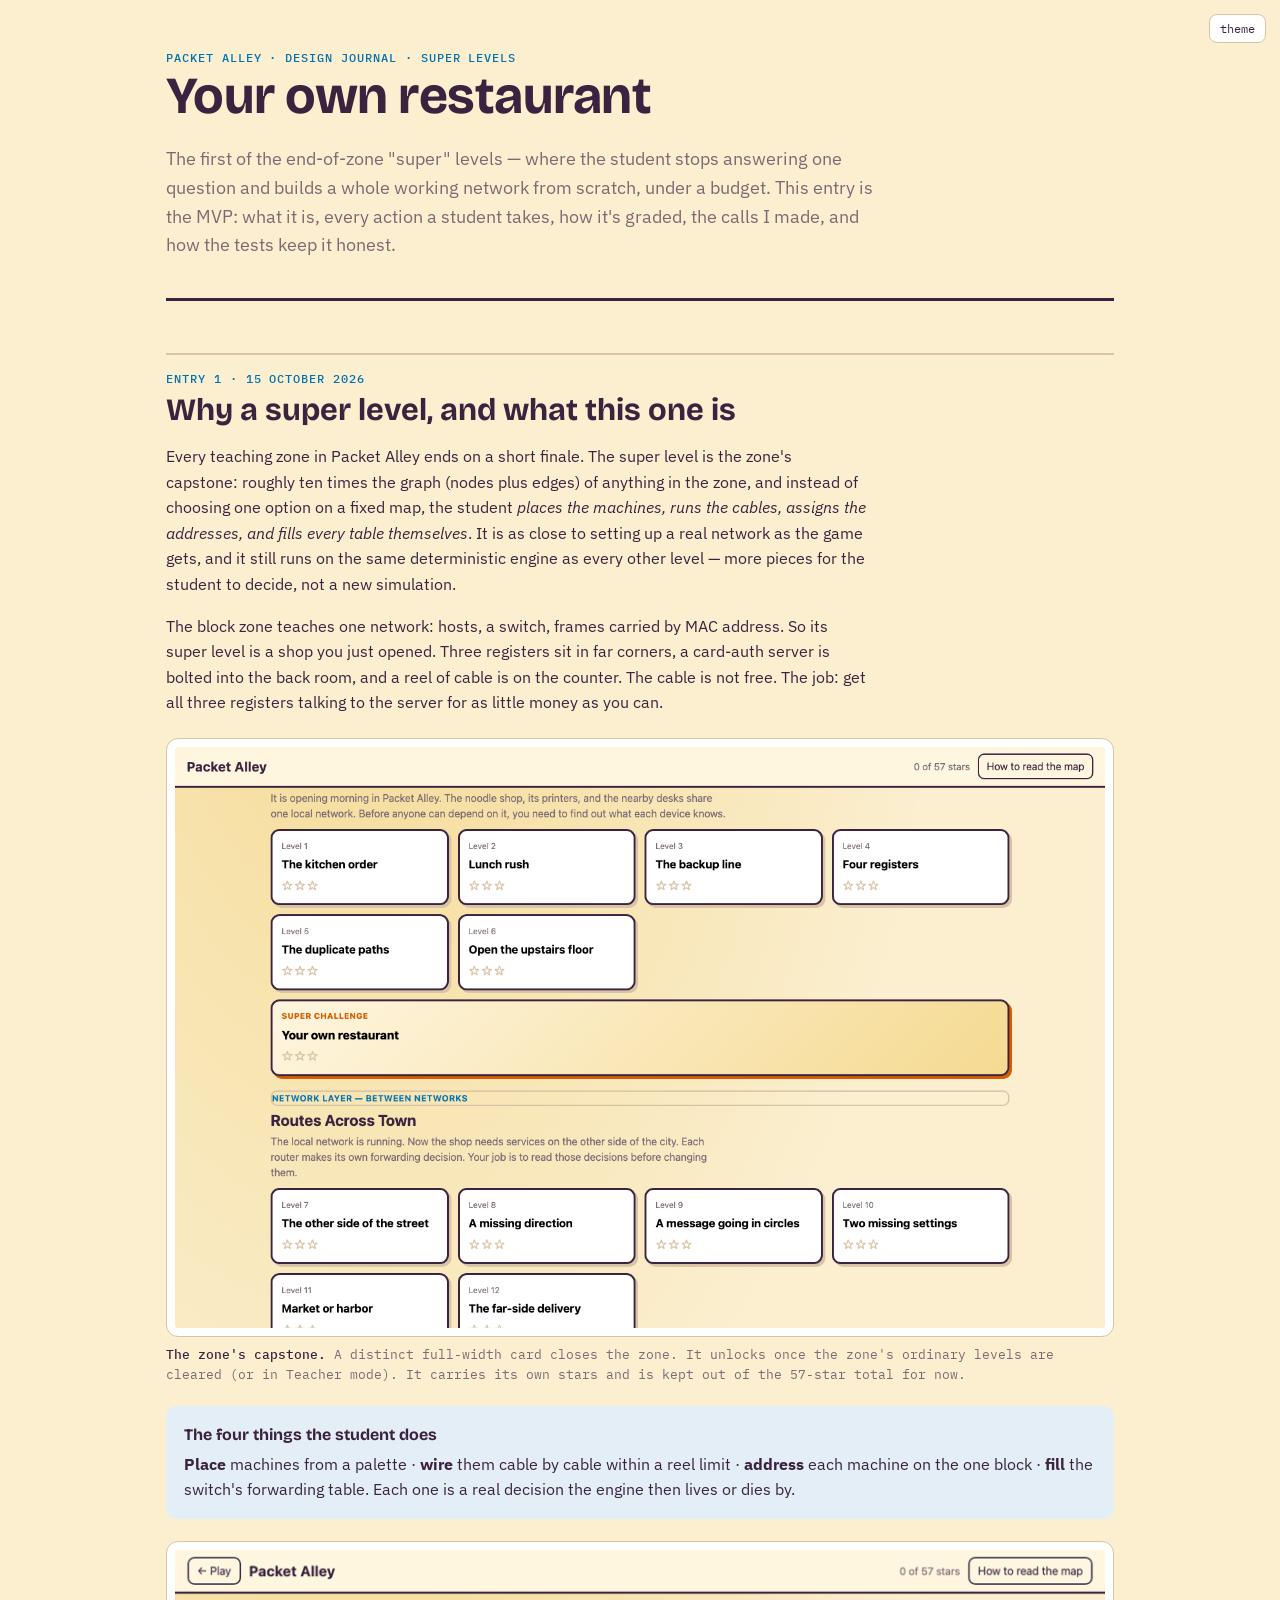
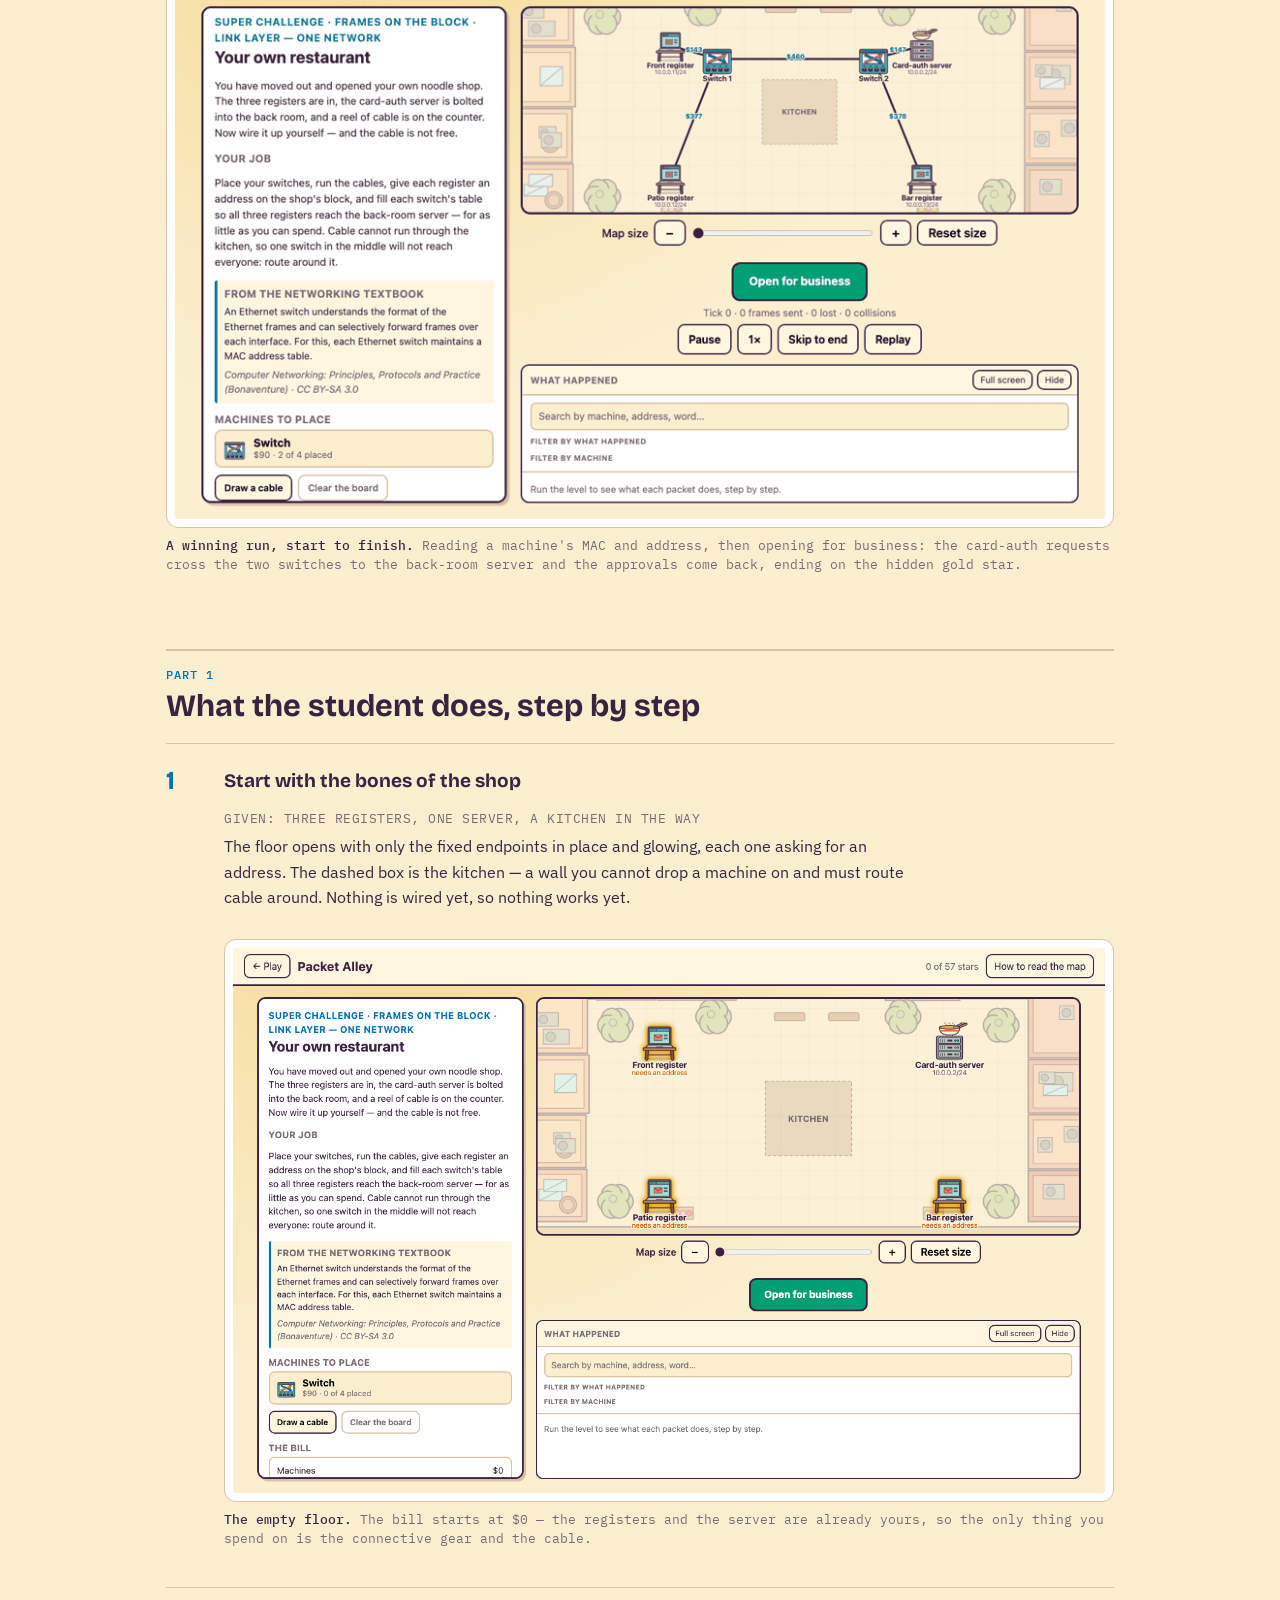
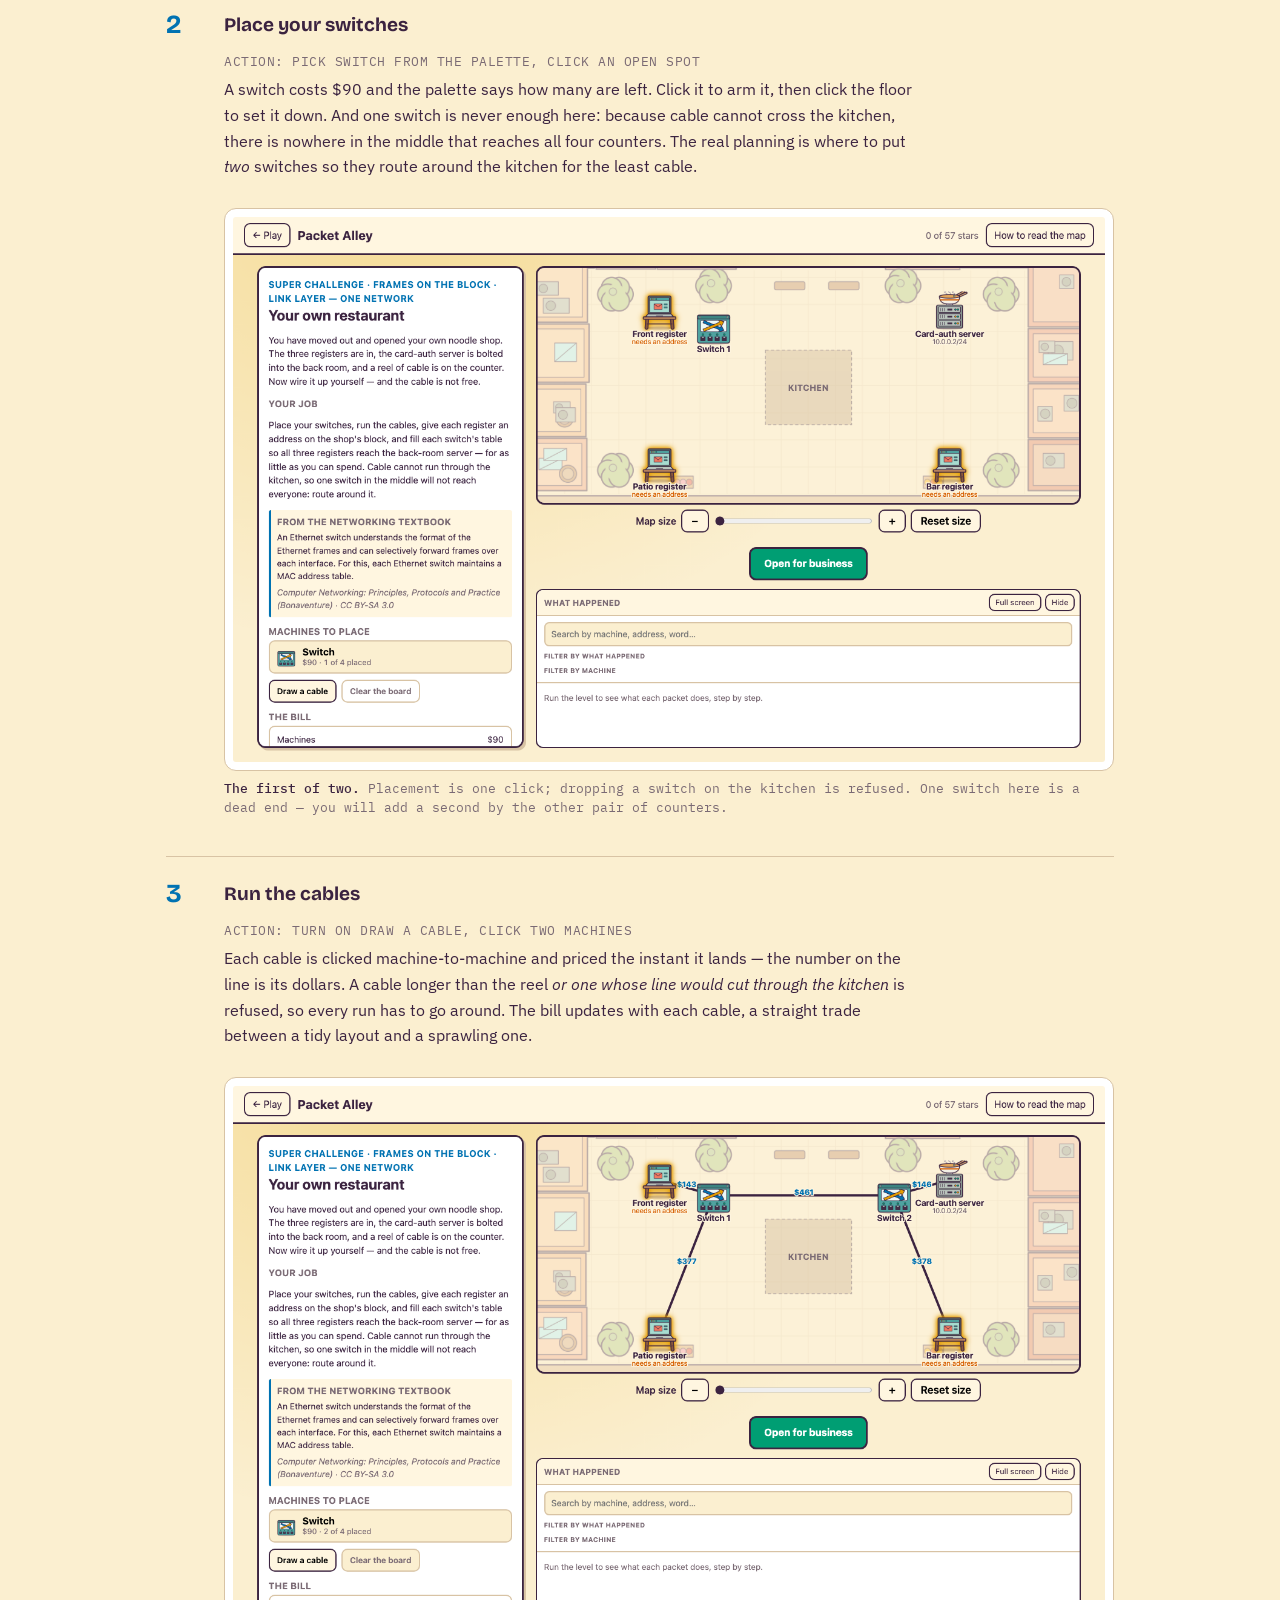
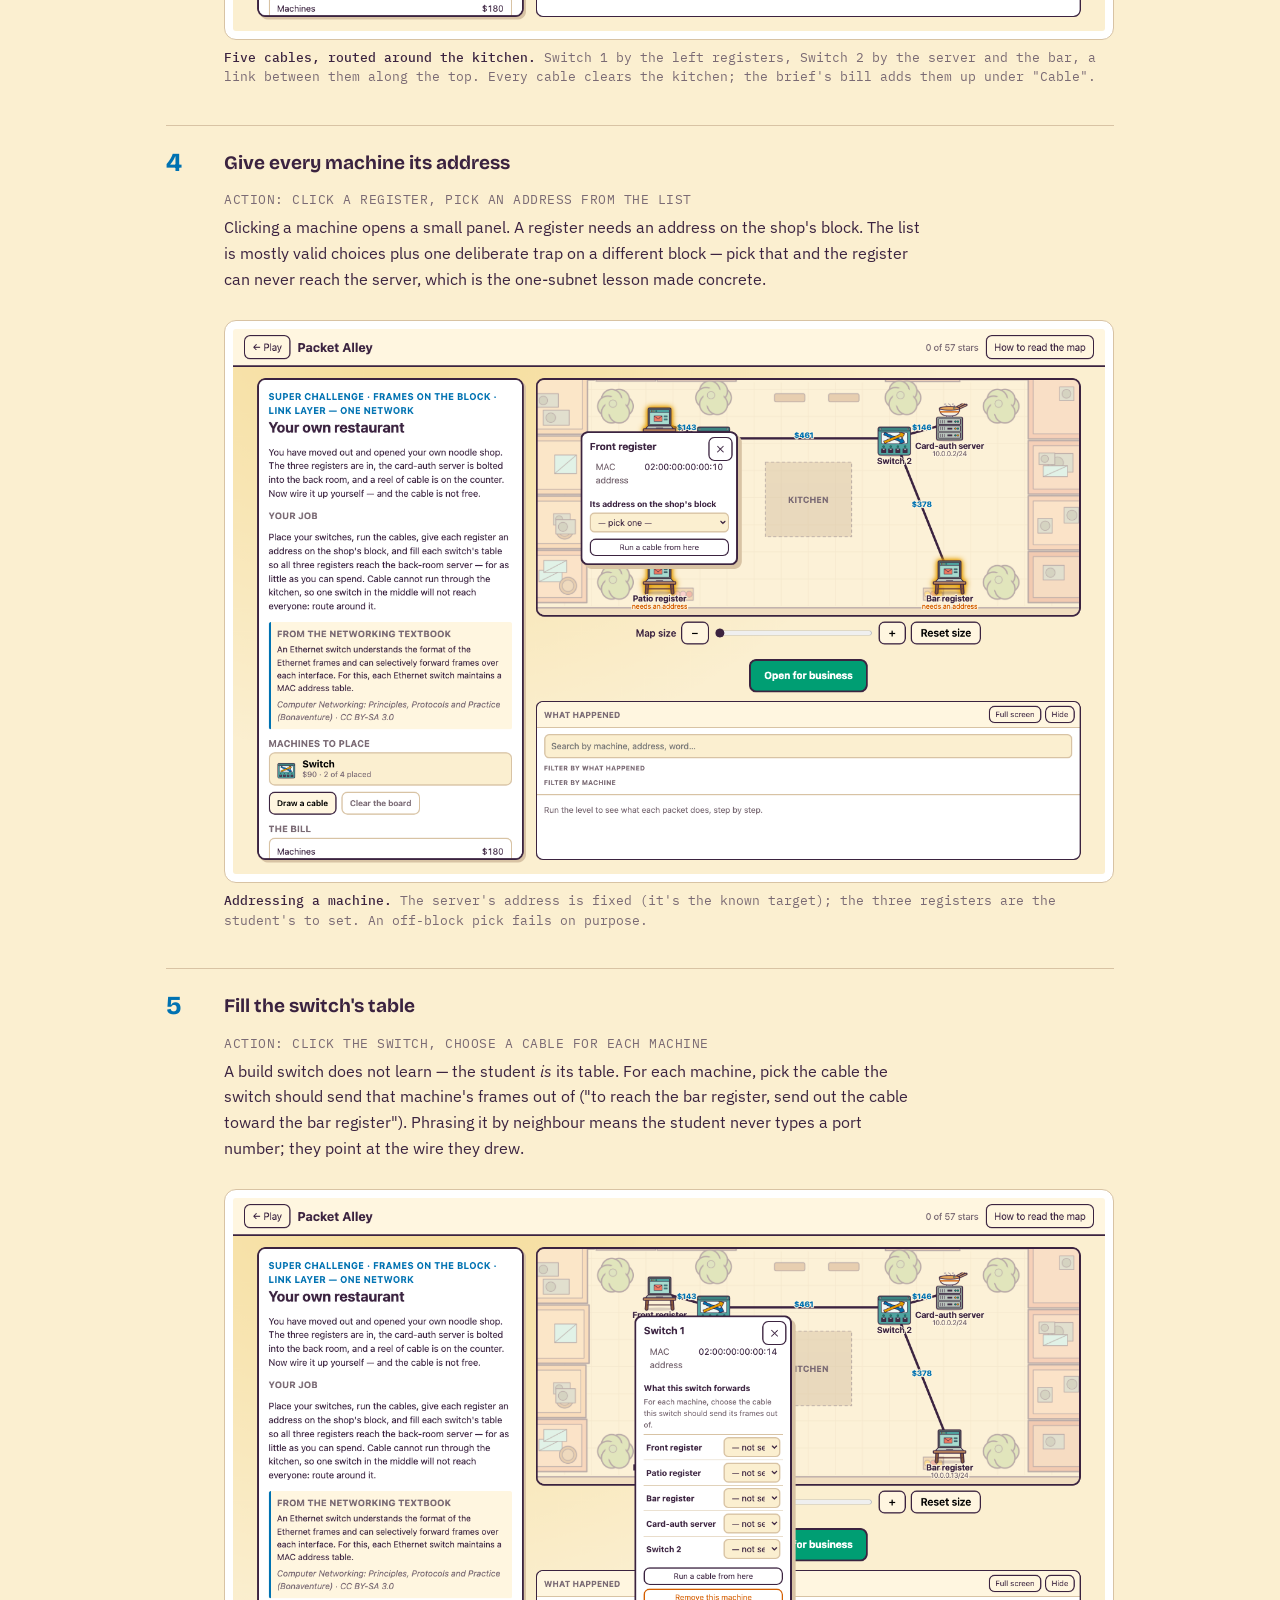
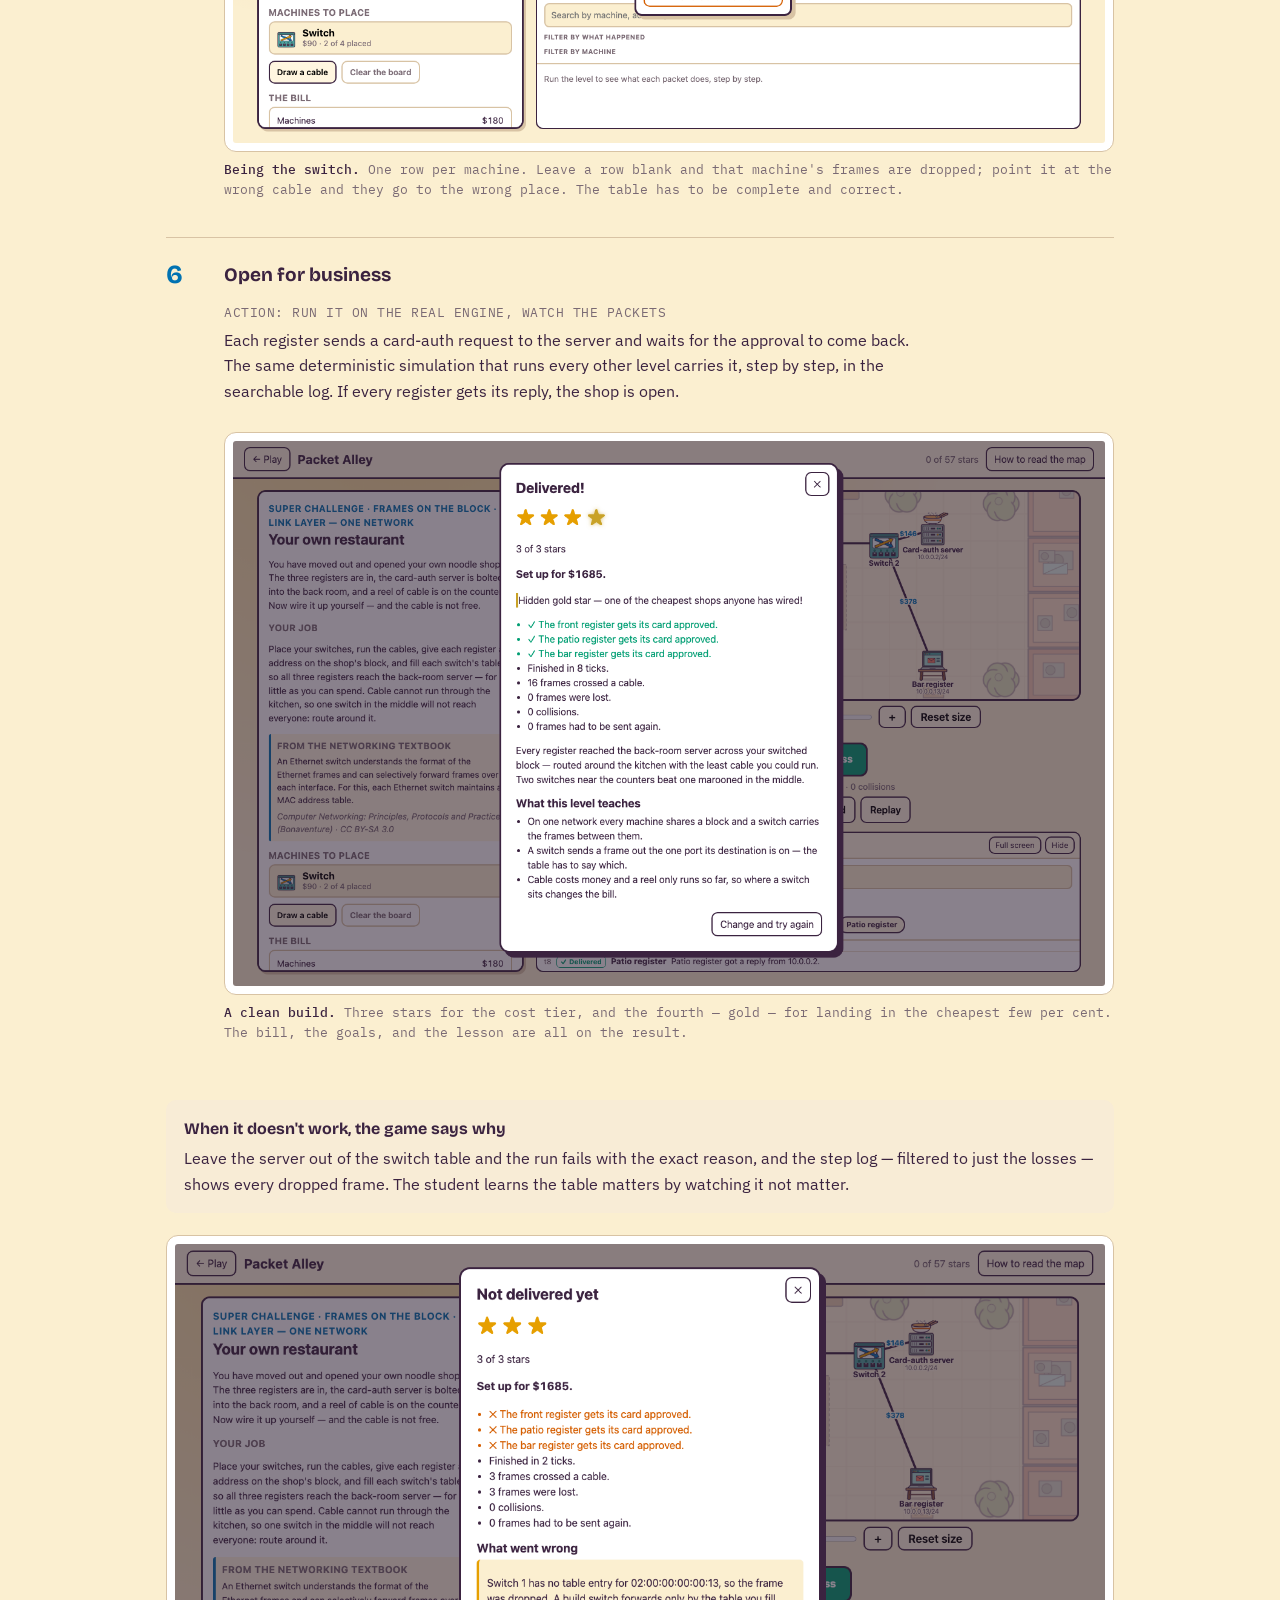
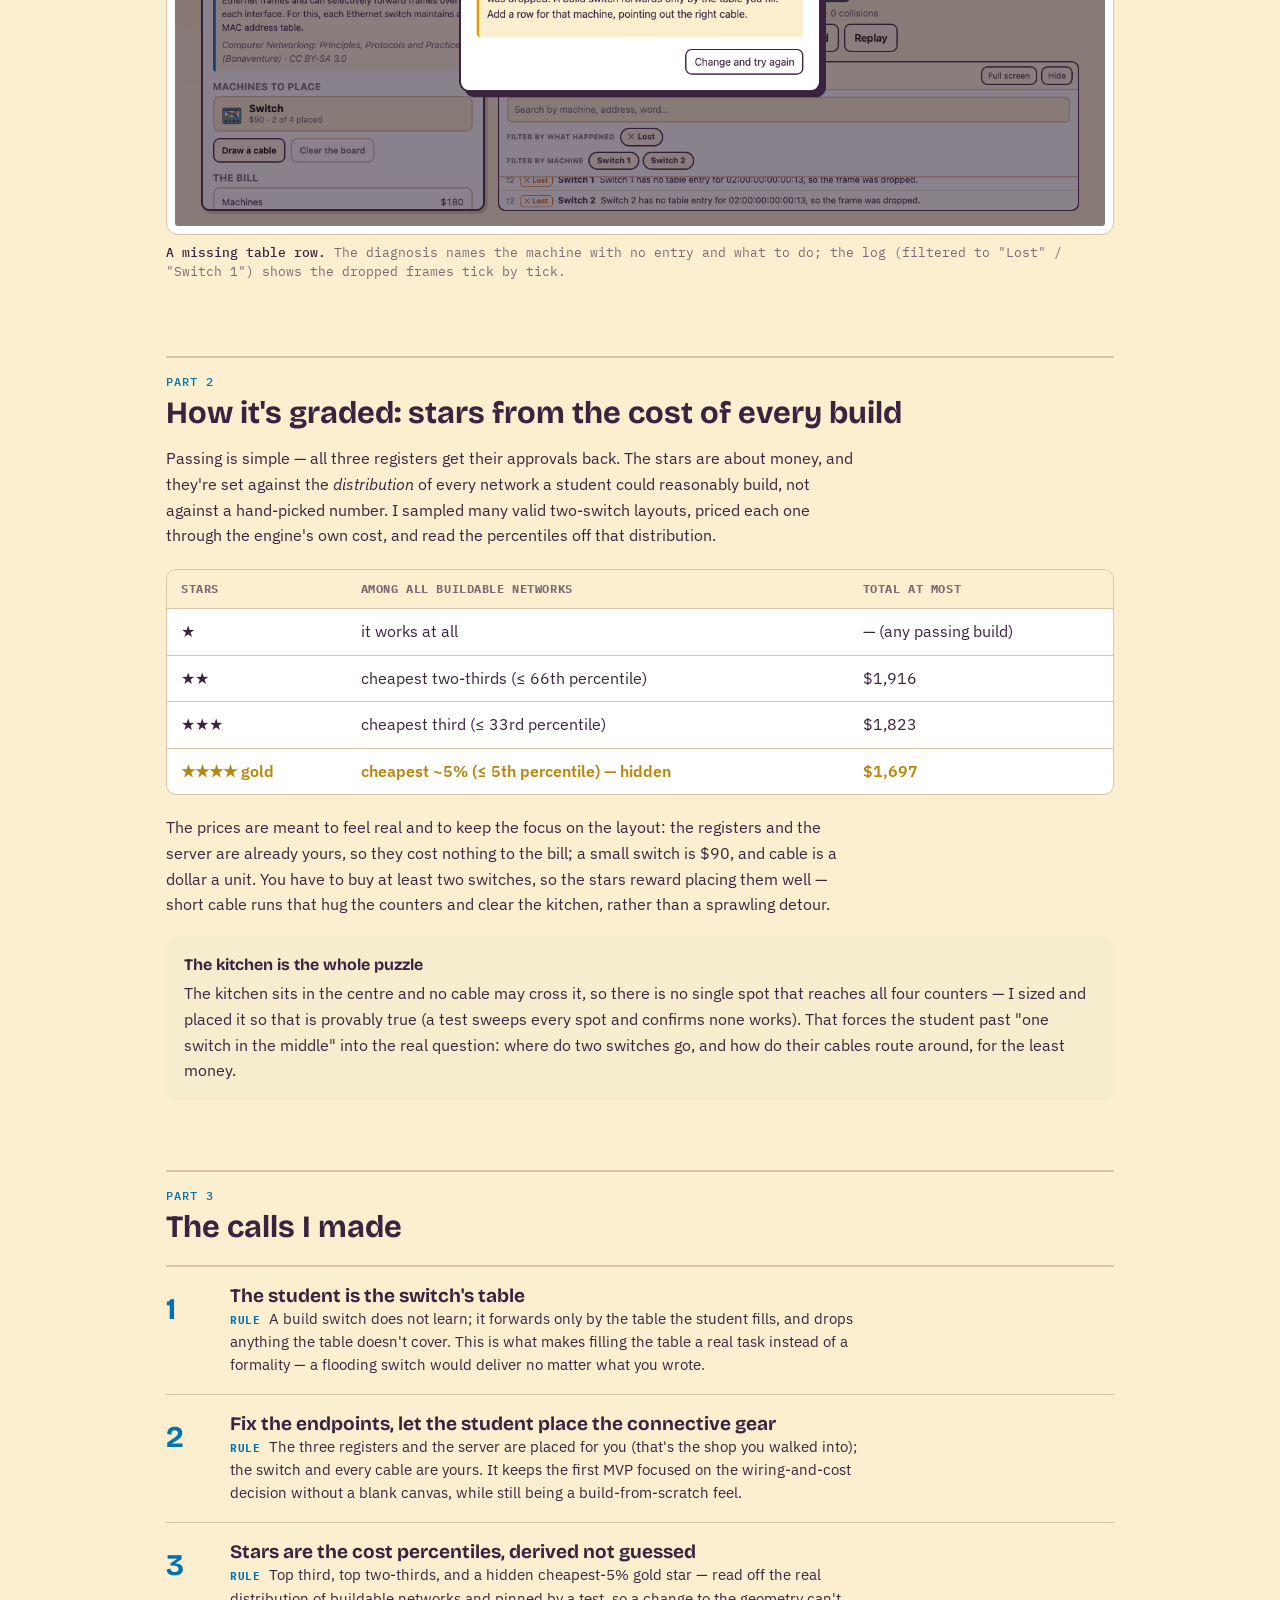
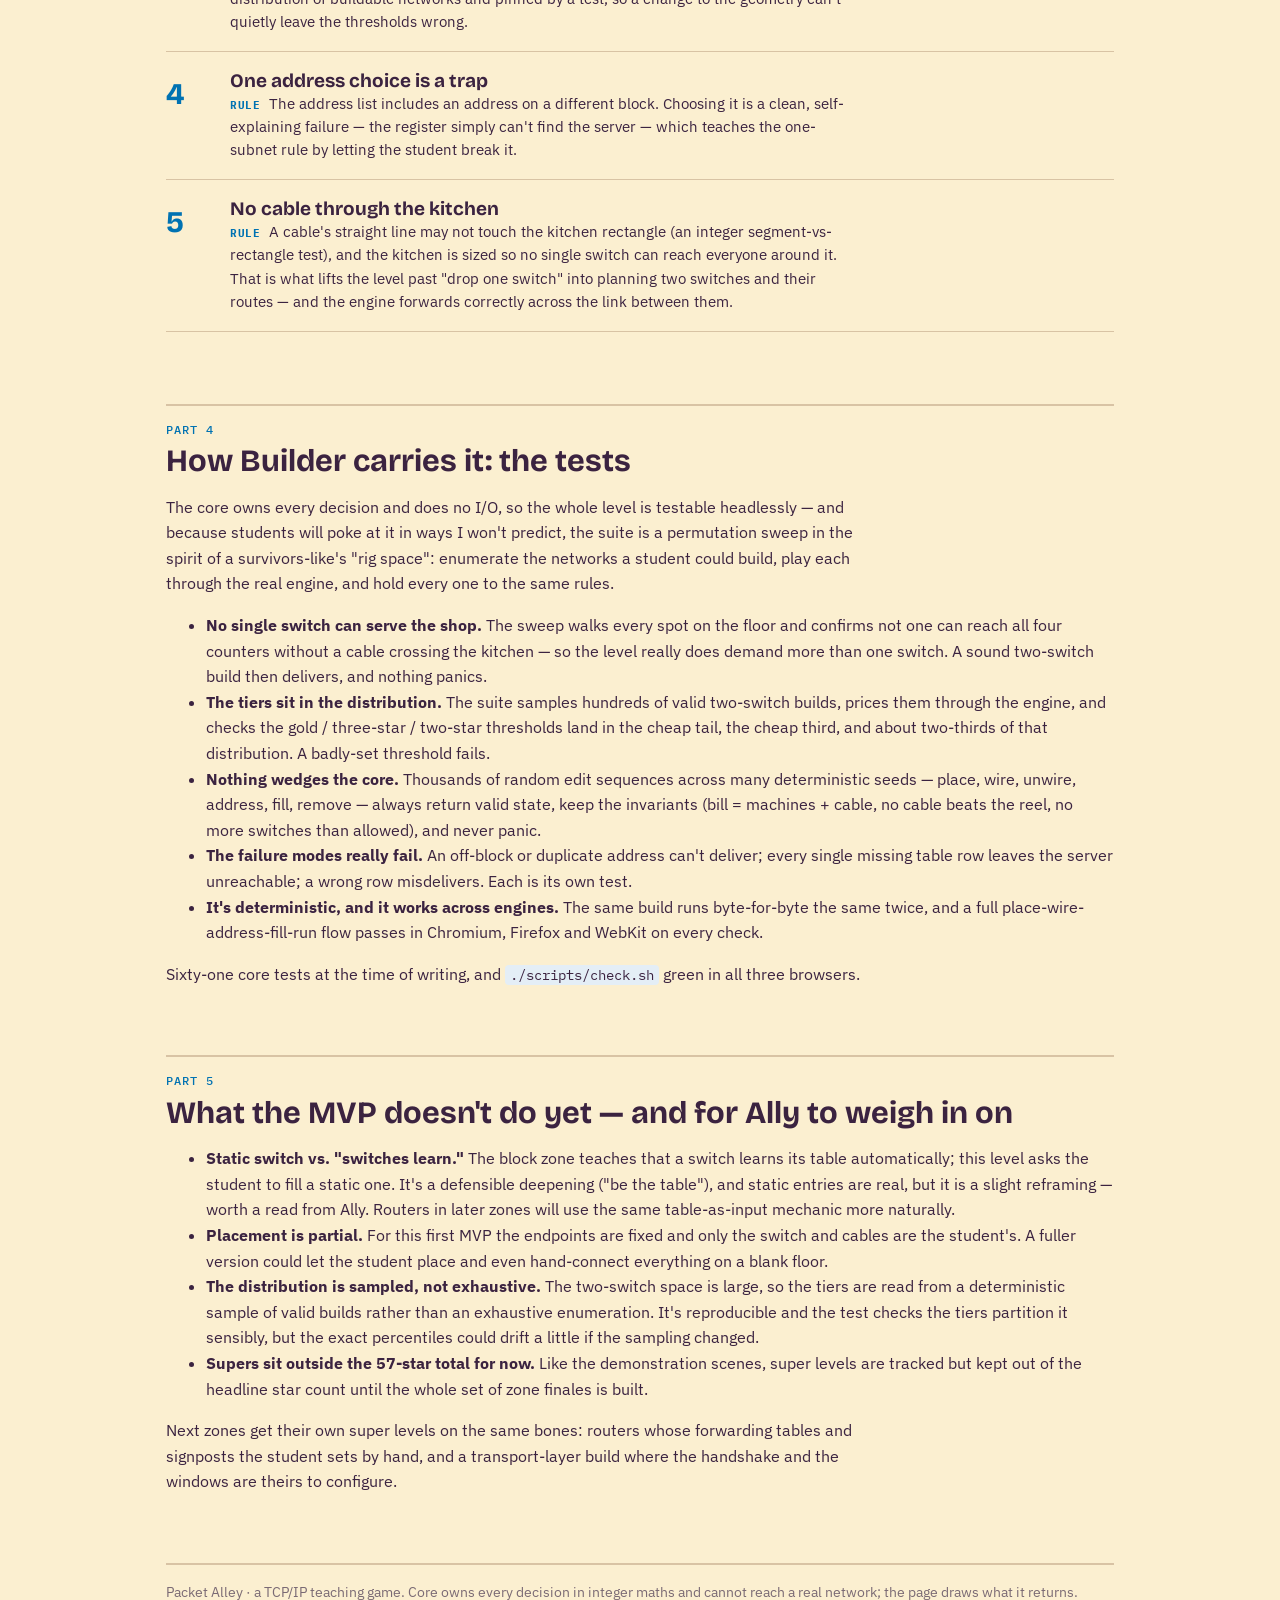
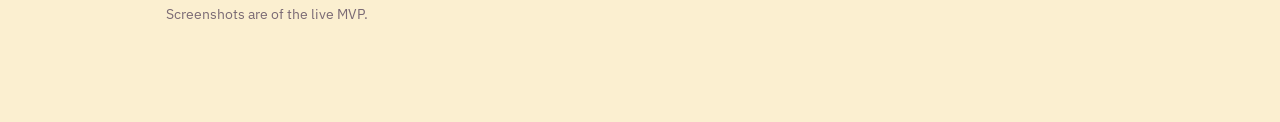
<file: notes/super-levels-journal.html>
<!doctype html>
<html lang="en">
<head>
<meta charset="utf-8">
<meta name="viewport" content="width=device-width, initial-scale=1, viewport-fit=cover">
<title>Packet Alley — Super Levels Journal</title>
<link rel="preconnect" href="https://fonts.googleapis.com">
<link rel="preconnect" href="https://fonts.gstatic.com" crossorigin>
<link rel="stylesheet" href="https://fonts.googleapis.com/css2?family=Bricolage+Grotesque:opsz,wght@12..96,500;12..96,700&family=IBM+Plex+Sans:ital,wght@0,400;0,500;0,600;1,400&family=IBM+Plex+Mono:wght@400;500&display=swap">
<style>
:root {
  --bg: #fbefd0;
  --surface: #ffffff;
  --fg: #3b2340;
  --muted: #7a6a74;
  --rule: #d8c3a4;
  --accent: #0072b2;
  --accent-soft: #e4eef6;
  --good: #0a7f58;
  --good-soft: #e1f2ea;
  --warn: #a15c00;
  --warn-soft: #f8ecd6;
  --gold: #b8860b;
  --gold-soft: #f6edcf;
  --font-display: "Bricolage Grotesque", "Avenir Next", system-ui, sans-serif;
  --font-body: "IBM Plex Sans", "Helvetica Neue", Arial, sans-serif;
  --font-mono: "IBM Plex Mono", ui-monospace, Menlo, monospace;
}
@media (prefers-color-scheme: dark) {
  :root:not([data-theme="light"]) {
    --bg: #171019; --surface: #211826; --fg: #f1e7d8; --muted: #a99fa8; --rule: #3a2d3c;
    --accent: #64b5e6; --accent-soft: #1d2b38; --good: #6fd3a3; --good-soft: #15291f;
    --warn: #e2a14e; --warn-soft: #30230f; --gold: #e3bb4e; --gold-soft: #2c2410;
    color-scheme: dark;
  }
}
:root[data-theme="dark"] {
  --bg: #171019; --surface: #211826; --fg: #f1e7d8; --muted: #a99fa8; --rule: #3a2d3c;
  --accent: #64b5e6; --accent-soft: #1d2b38; --good: #6fd3a3; --good-soft: #15291f;
  --warn: #e2a14e; --warn-soft: #30230f; --gold: #e3bb4e; --gold-soft: #2c2410;
  color-scheme: dark;
}
* { box-sizing: border-box; }
html, body { margin: 0; }
body {
  background: var(--bg); color: var(--fg); font-family: var(--font-body);
  font-size: 16px; line-height: 1.6;
  -webkit-font-smoothing: antialiased;
}
.wrap {
  max-width: 980px; margin: 0 auto; display: grid; gap: 52px;
  padding: 48px max(16px, env(safe-area-inset-left)) 96px;
}
h1, h2, h3 { font-family: var(--font-display); line-height: 1.15; }
h1 { font-size: clamp(32px, 6vw, 52px); font-weight: 700; margin: 0 0 8px; letter-spacing: -0.01em; }
h2 { font-size: clamp(23px, 4vw, 31px); font-weight: 700; margin: 0; }
h3 { font-size: 19px; font-weight: 700; margin: 24px 0 4px; }
p { max-width: 70ch; }
a { color: var(--accent); }
code { font-family: var(--font-mono); font-size: 0.88em; background: var(--accent-soft); padding: 1px 5px; border-radius: 4px; }
.eyebrow { font-family: var(--font-mono); font-size: 12px; text-transform: uppercase; letter-spacing: 0.08em; color: var(--accent); font-weight: 500; }
.lede { font-size: 18px; color: var(--muted); max-width: 66ch; }

header.top { border-bottom: 3px solid var(--fg); padding-bottom: 20px; }
.section-head { display: flex; flex-direction: column; gap: 4px; border-top: 2px solid var(--rule); padding-top: 14px; margin-bottom: 8px; }

.note { background: var(--accent-soft); border-radius: 10px; padding: 16px 18px; margin: 18px 0; }
.note.warn { background: var(--warn-soft); }
.note.gold { background: var(--gold-soft); }
.note strong { display: block; margin-bottom: 4px; font-family: var(--font-display); }
.note p { margin: 0; max-width: none; }

figure { margin: 22px 0; }
figure img {
  width: 100%; display: block; background: var(--surface);
  border: 1px solid var(--rule); border-radius: 12px; padding: 8px;
}
figcaption { font-family: var(--font-mono); font-size: 13px; color: var(--muted); margin-top: 8px; line-height: 1.5; }
figcaption b { color: var(--fg); font-weight: 500; }

.steps { counter-reset: step; list-style: none; padding: 0; margin: 20px 0; display: grid; gap: 0; }
.step { border-top: 1px solid var(--rule); padding: 16px 0; display: grid; grid-template-columns: 44px minmax(0, 1fr); gap: 6px 14px; align-items: start; }
.step::before { counter-increment: step; content: counter(step); font-family: var(--font-display); font-size: 26px; font-weight: 700; color: var(--accent); grid-column: 1; grid-row: 1 / -1; }
.step > * { grid-column: 2; min-width: 0; }
.step h3 { margin: 0; align-self: center; }
.step p { margin: 0; color: var(--fg); }
.step .what { font-family: var(--font-mono); font-size: 12.5px; color: var(--muted); text-transform: uppercase; letter-spacing: 0.04em; }

.insights { list-style: none; padding: 0; margin: 20px 0; border-top: 2px solid var(--rule); }
.insight { display: grid; grid-template-columns: 52px minmax(0, 1fr); gap: 4px 12px; padding: 18px 0; border-bottom: 1px solid var(--rule); align-items: start; }
.insight .num { font-family: var(--font-display); font-size: 30px; font-weight: 700; color: var(--accent); grid-column: 1; grid-row: 1 / -1; }
.insight > div:not(.num) { grid-column: 2; min-width: 0; }
.insight h3 { margin: 0; align-self: center; }
.insight p { margin: 0; }
.insight .verdict { font-size: 14.5px; }
.insight .verdict b { font-family: var(--font-mono); text-transform: uppercase; font-size: 11px; letter-spacing: 0.06em; color: var(--accent); margin-right: 8px; }

.table-scroll { overflow-x: auto; border: 1px solid var(--rule); border-radius: 10px; background: var(--surface); margin: 20px 0; }
table { width: 100%; border-collapse: collapse; min-width: 520px; }
th, td { padding: 10px 14px; text-align: left; border-bottom: 1px solid var(--rule); }
th { font-family: var(--font-mono); font-size: 11.5px; text-transform: uppercase; letter-spacing: 0.05em; color: var(--muted); background: var(--bg); }
td.num { font-variant-numeric: tabular-nums; }
tr:last-child td { border-bottom: none; }
.gold-cell { color: var(--gold); font-weight: 600; }

.theme-toggle { position: fixed; top: 14px; right: 14px; font-family: var(--font-mono); font-size: 12px; background: var(--surface); color: var(--fg); border: 1px solid var(--rule); border-radius: 8px; padding: 6px 10px; cursor: pointer; }
footer { color: var(--muted); font-size: 14px; border-top: 2px solid var(--rule); padding-top: 16px; }
</style>
</head>
<body>
<button class="theme-toggle" id="theme" type="button">theme</button>
<div class="wrap">

<header class="top">
  <div class="eyebrow">Packet Alley · design journal · super levels</div>
  <h1>Your own restaurant</h1>
  <p class="lede">The first of the end-of-zone "super" levels — where the student stops answering one question and builds a whole working network from scratch, under a budget. This entry is the MVP: what it is, every action a student takes, how it's graded, the calls I made, and how the tests keep it honest.</p>
</header>

<section>
  <div class="section-head"><div class="eyebrow">Entry 1 · 15 October 2026</div><h2>Why a super level, and what this one is</h2></div>
  <p>Every teaching zone in Packet Alley ends on a short finale. The super level is the zone's capstone: roughly ten times the graph (nodes plus edges) of anything in the zone, and instead of choosing one option on a fixed map, the student <em>places the machines, runs the cables, assigns the addresses, and fills every table themselves</em>. It is as close to setting up a real network as the game gets, and it still runs on the same deterministic engine as every other level — more pieces for the student to decide, not a new simulation.</p>
  <p>The block zone teaches one network: hosts, a switch, frames carried by MAC address. So its super level is a shop you just opened. Three registers sit in far corners, a card-auth server is bolted into the back room, and a reel of cable is on the counter. The cable is not free. The job: get all three registers talking to the server for as little money as you can.</p>
  <figure>
    <img src="img/01-super-card.png" alt="The Frames on the Block zone with a full-width orange Super Challenge card reading Your own restaurant below the six level cards.">
    <figcaption><b>The zone's capstone.</b> A distinct full-width card closes the zone. It unlocks once the zone's ordinary levels are cleared (or in Teacher mode). It carries its own stars and is kept out of the 57-star total for now.</figcaption>
  </figure>
  <div class="note">
    <strong>The four things the student does</strong>
    <p><b>Place</b> machines from a palette · <b>wire</b> them cable by cable within a reel limit · <b>address</b> each machine on the one block · <b>fill</b> the switch's forwarding table. Each one is a real decision the engine then lives or dies by.</p>
  </div>
  <figure>
    <img src="img/winning-run.gif" alt="A recording: reading a switch's MAC, then running a winning two-switch layout — ping requests cross the two switches to the server and the replies come back, ending on a four-star gold result.">
    <figcaption><b>A winning run, start to finish.</b> Reading a machine's MAC and address, then opening for business: the card-auth requests cross the two switches to the back-room server and the approvals come back, ending on the hidden gold star.</figcaption>
  </figure>
</section>

<section>
  <div class="section-head"><div class="eyebrow">Part 1</div><h2>What the student does, step by step</h2></div>

  <ol class="steps">
    <li class="step">
      <h3>Start with the bones of the shop</h3>
      <p class="what">given: three registers, one server, a kitchen in the way</p>
      <p>The floor opens with only the fixed endpoints in place and glowing, each one asking for an address. The dashed box is the kitchen — a wall you cannot drop a machine on and must route cable around. Nothing is wired yet, so nothing works yet.</p>
      <figure>
        <img src="img/02-empty-floor.png" alt="The restaurant floor: front and patio registers on the left, a bar register bottom-right, a card-auth server top-right, and a dashed KITCHEN box in the middle. Each machine glows orange and reads needs an address.">
        <figcaption><b>The empty floor.</b> The bill starts at $0 — the registers and the server are already yours, so the only thing you spend on is the connective gear and the cable.</figcaption>
      </figure>
    </li>

    <li class="step">
      <h3>Place your switches</h3>
      <p class="what">action: pick Switch from the palette, click an open spot</p>
      <p>A switch costs $90 and the palette says how many are left. Click it to arm it, then click the floor to set it down. And one switch is never enough here: because cable cannot cross the kitchen, there is nowhere in the middle that reaches all four counters. The real planning is where to put <em>two</em> switches so they route around the kitchen for the least cable.</p>
      <figure>
        <img src="img/03-switch-placed.png" alt="The first switch placed above the left registers, labelled Switch 1, with the kitchen box in the centre and the four machines still unwired.">
        <figcaption><b>The first of two.</b> Placement is one click; dropping a switch on the kitchen is refused. One switch here is a dead end — you will add a second by the other pair of counters.</figcaption>
      </figure>
    </li>

    <li class="step">
      <h3>Run the cables</h3>
      <p class="what">action: turn on Draw a cable, click two machines</p>
      <p>Each cable is clicked machine-to-machine and priced the instant it lands — the number on the line is its dollars. A cable longer than the reel <em>or one whose line would cut through the kitchen</em> is refused, so every run has to go around. The bill updates with each cable, a straight trade between a tidy layout and a sprawling one.</p>
      <figure>
        <img src="img/04-wired.png" alt="Two switches above the kitchen, each by a pair of counters and joined to each other; five cables route around the kitchen, each labelled with its cost.">
        <figcaption><b>Five cables, routed around the kitchen.</b> Switch 1 by the left registers, Switch 2 by the server and the bar, a link between them along the top. Every cable clears the kitchen; the brief's bill adds them up under "Cable".</figcaption>
      </figure>
    </li>

    <li class="step">
      <h3>Give every machine its address</h3>
      <p class="what">action: click a register, pick an address from the list</p>
      <p>Clicking a machine opens a small panel. A register needs an address on the shop's block. The list is mostly valid choices plus one deliberate trap on a different block — pick that and the register can never reach the server, which is the one-subnet lesson made concrete.</p>
      <figure>
        <img src="img/05-address.png" alt="A popover over the front register titled Front register with a dropdown labelled Its address on the shop's block.">
        <figcaption><b>Addressing a machine.</b> The server's address is fixed (it's the known target); the three registers are the student's to set. An off-block pick fails on purpose.</figcaption>
      </figure>
    </li>

    <li class="step">
      <h3>Fill the switch's table</h3>
      <p class="what">action: click the switch, choose a cable for each machine</p>
      <p>A build switch does not learn — the student <em>is</em> its table. For each machine, pick the cable the switch should send that machine's frames out of ("to reach the bar register, send out the cable toward the bar register"). Phrasing it by neighbour means the student never types a port number; they point at the wire they drew.</p>
      <figure>
        <img src="img/06-switch-table.png" alt="A popover titled Switch 1, What this switch forwards, with a row per machine (Front register, Patio register, Bar register, Card-auth server), each with a dropdown, plus Run a cable from here and Remove this machine buttons.">
        <figcaption><b>Being the switch.</b> One row per machine. Leave a row blank and that machine's frames are dropped; point it at the wrong cable and they go to the wrong place. The table has to be complete and correct.</figcaption>
      </figure>
    </li>

    <li class="step">
      <h3>Open for business</h3>
      <p class="what">action: run it on the real engine, watch the packets</p>
      <p>Each register sends a card-auth request to the server and waits for the approval to come back. The same deterministic simulation that runs every other level carries it, step by step, in the searchable log. If every register gets its reply, the shop is open.</p>
      <figure>
        <img src="img/07-result-gold.png" alt="A result sheet reading Delivered!, four stars (three plus a gold one), Set up for $1,685, a note Hidden gold star — one of the cheapest shops anyone has wired, three green goals met, and the lesson recap.">
        <figcaption><b>A clean build.</b> Three stars for the cost tier, and the fourth — gold — for landing in the cheapest few per cent. The bill, the goals, and the lesson are all on the result.</figcaption>
      </figure>
    </li>
  </ol>

  <div class="note warn">
    <strong>When it doesn't work, the game says why</strong>
    <p>Leave the server out of the switch table and the run fails with the exact reason, and the step log — filtered to just the losses — shows every dropped frame. The student learns the table matters by watching it not matter.</p>
  </div>
  <figure>
    <img src="img/08-fail-diagnosis.png" alt="A result sheet reading Not delivered yet, zero stars, all three goals failed, and a What went wrong box: Switch 1 has no table entry for 02:00:00:00:00:13, so the frame was dropped. A build switch forwards only by the table you fill. The log behind is filtered to Lost and Switch 1.">
    <figcaption><b>A missing table row.</b> The diagnosis names the machine with no entry and what to do; the log (filtered to "Lost" / "Switch 1") shows the dropped frames tick by tick.</figcaption>
  </figure>
</section>

<section>
  <div class="section-head"><div class="eyebrow">Part 2</div><h2>How it's graded: stars from the cost of every build</h2></div>
  <p>Passing is simple — all three registers get their approvals back. The stars are about money, and they're set against the <em>distribution</em> of every network a student could reasonably build, not against a hand-picked number. I sampled many valid two-switch layouts, priced each one through the engine's own cost, and read the percentiles off that distribution.</p>
  <div class="table-scroll">
    <table>
      <thead><tr><th>Stars</th><th>Among all buildable networks</th><th>Total at most</th></tr></thead>
      <tbody>
        <tr><td>★</td><td>it works at all</td><td class="num">— (any passing build)</td></tr>
        <tr><td>★★</td><td>cheapest two-thirds (≤ 66th percentile)</td><td class="num">$1,916</td></tr>
        <tr><td>★★★</td><td>cheapest third (≤ 33rd percentile)</td><td class="num">$1,823</td></tr>
        <tr><td class="gold-cell">★★★★ gold</td><td class="gold-cell">cheapest ~5% (≤ 5th percentile) — hidden</td><td class="num gold-cell">$1,697</td></tr>
      </tbody>
    </table>
  </div>
  <p>The prices are meant to feel real and to keep the focus on the layout: the registers and the server are already yours, so they cost nothing to the bill; a small switch is $90, and cable is a dollar a unit. You have to buy at least two switches, so the stars reward placing them well — short cable runs that hug the counters and clear the kitchen, rather than a sprawling detour.</p>
  <div class="note gold">
    <strong>The kitchen is the whole puzzle</strong>
    <p>The kitchen sits in the centre and no cable may cross it, so there is no single spot that reaches all four counters — I sized and placed it so that is provably true (a test sweeps every spot and confirms none works). That forces the student past "one switch in the middle" into the real question: where do two switches go, and how do their cables route around, for the least money.</p>
  </div>
</section>

<section>
  <div class="section-head"><div class="eyebrow">Part 3</div><h2>The calls I made</h2></div>
  <ol class="insights">
    <li class="insight"><div class="num">1</div><div>
      <h3>The student is the switch's table</h3>
      <p class="verdict"><b>Rule</b>A build switch does not learn; it forwards only by the table the student fills, and drops anything the table doesn't cover. This is what makes filling the table a real task instead of a formality — a flooding switch would deliver no matter what you wrote.</p>
    </div></li>
    <li class="insight"><div class="num">2</div><div>
      <h3>Fix the endpoints, let the student place the connective gear</h3>
      <p class="verdict"><b>Rule</b>The three registers and the server are placed for you (that's the shop you walked into); the switch and every cable are yours. It keeps the first MVP focused on the wiring-and-cost decision without a blank canvas, while still being a build-from-scratch feel.</p>
    </div></li>
    <li class="insight"><div class="num">3</div><div>
      <h3>Stars are the cost percentiles, derived not guessed</h3>
      <p class="verdict"><b>Rule</b>Top third, top two-thirds, and a hidden cheapest-5% gold star — read off the real distribution of buildable networks and pinned by a test, so a change to the geometry can't quietly leave the thresholds wrong.</p>
    </div></li>
    <li class="insight"><div class="num">4</div><div>
      <h3>One address choice is a trap</h3>
      <p class="verdict"><b>Rule</b>The address list includes an address on a different block. Choosing it is a clean, self-explaining failure — the register simply can't find the server — which teaches the one-subnet rule by letting the student break it.</p>
    </div></li>
    <li class="insight"><div class="num">5</div><div>
      <h3>No cable through the kitchen</h3>
      <p class="verdict"><b>Rule</b>A cable's straight line may not touch the kitchen rectangle (an integer segment-vs-rectangle test), and the kitchen is sized so no single switch can reach everyone around it. That is what lifts the level past "drop one switch" into planning two switches and their routes — and the engine forwards correctly across the link between them.</p>
    </div></li>
  </ol>
</section>

<section>
  <div class="section-head"><div class="eyebrow">Part 4</div><h2>How Builder carries it: the tests</h2></div>
  <p>The core owns every decision and does no I/O, so the whole level is testable headlessly — and because students will poke at it in ways I won't predict, the suite is a permutation sweep in the spirit of a survivors-like's "rig space": enumerate the networks a student could build, play each through the real engine, and hold every one to the same rules.</p>
  <ul>
    <li><b>No single switch can serve the shop.</b> The sweep walks every spot on the floor and confirms not one can reach all four counters without a cable crossing the kitchen — so the level really does demand more than one switch. A sound two-switch build then delivers, and nothing panics.</li>
    <li><b>The tiers sit in the distribution.</b> The suite samples hundreds of valid two-switch builds, prices them through the engine, and checks the gold / three-star / two-star thresholds land in the cheap tail, the cheap third, and about two-thirds of that distribution. A badly-set threshold fails.</li>
    <li><b>Nothing wedges the core.</b> Thousands of random edit sequences across many deterministic seeds — place, wire, unwire, address, fill, remove — always return valid state, keep the invariants (bill = machines + cable, no cable beats the reel, no more switches than allowed), and never panic.</li>
    <li><b>The failure modes really fail.</b> An off-block or duplicate address can't deliver; every single missing table row leaves the server unreachable; a wrong row misdelivers. Each is its own test.</li>
    <li><b>It's deterministic, and it works across engines.</b> The same build runs byte-for-byte the same twice, and a full place-wire-address-fill-run flow passes in Chromium, Firefox and WebKit on every check.</li>
  </ul>
  <p>Sixty-one core tests at the time of writing, and <code>./scripts/check.sh</code> green in all three browsers.</p>
</section>

<section>
  <div class="section-head"><div class="eyebrow">Part 5</div><h2>What the MVP doesn't do yet — and for Ally to weigh in on</h2></div>
  <ul>
    <li><b>Static switch vs. "switches learn."</b> The block zone teaches that a switch learns its table automatically; this level asks the student to fill a static one. It's a defensible deepening ("be the table"), and static entries are real, but it is a slight reframing — worth a read from Ally. Routers in later zones will use the same table-as-input mechanic more naturally.</li>
    <li><b>Placement is partial.</b> For this first MVP the endpoints are fixed and only the switch and cables are the student's. A fuller version could let the student place and even hand-connect everything on a blank floor.</li>
    <li><b>The distribution is sampled, not exhaustive.</b> The two-switch space is large, so the tiers are read from a deterministic sample of valid builds rather than an exhaustive enumeration. It's reproducible and the test checks the tiers partition it sensibly, but the exact percentiles could drift a little if the sampling changed.</li>
    <li><b>Supers sit outside the 57-star total for now.</b> Like the demonstration scenes, super levels are tracked but kept out of the headline star count until the whole set of zone finales is built.</li>
  </ul>
  <p>Next zones get their own super levels on the same bones: routers whose forwarding tables and signposts the student sets by hand, and a transport-layer build where the handshake and the windows are theirs to configure.</p>
</section>

<footer>
  Packet Alley · a TCP/IP teaching game. Core owns every decision in integer maths and cannot reach a real network; the page draws what it returns. Screenshots are of the live MVP.
</footer>

</div>
<script>
(function () {
  var btn = document.getElementById("theme");
  var root = document.documentElement;
  function cur() {
    if (root.getAttribute("data-theme")) return root.getAttribute("data-theme");
    return window.matchMedia("(prefers-color-scheme: dark)").matches ? "dark" : "light";
  }
  btn.addEventListener("click", function () {
    root.setAttribute("data-theme", cur() === "dark" ? "light" : "dark");
  });
})();
</script>
</body>
</html>
</file>
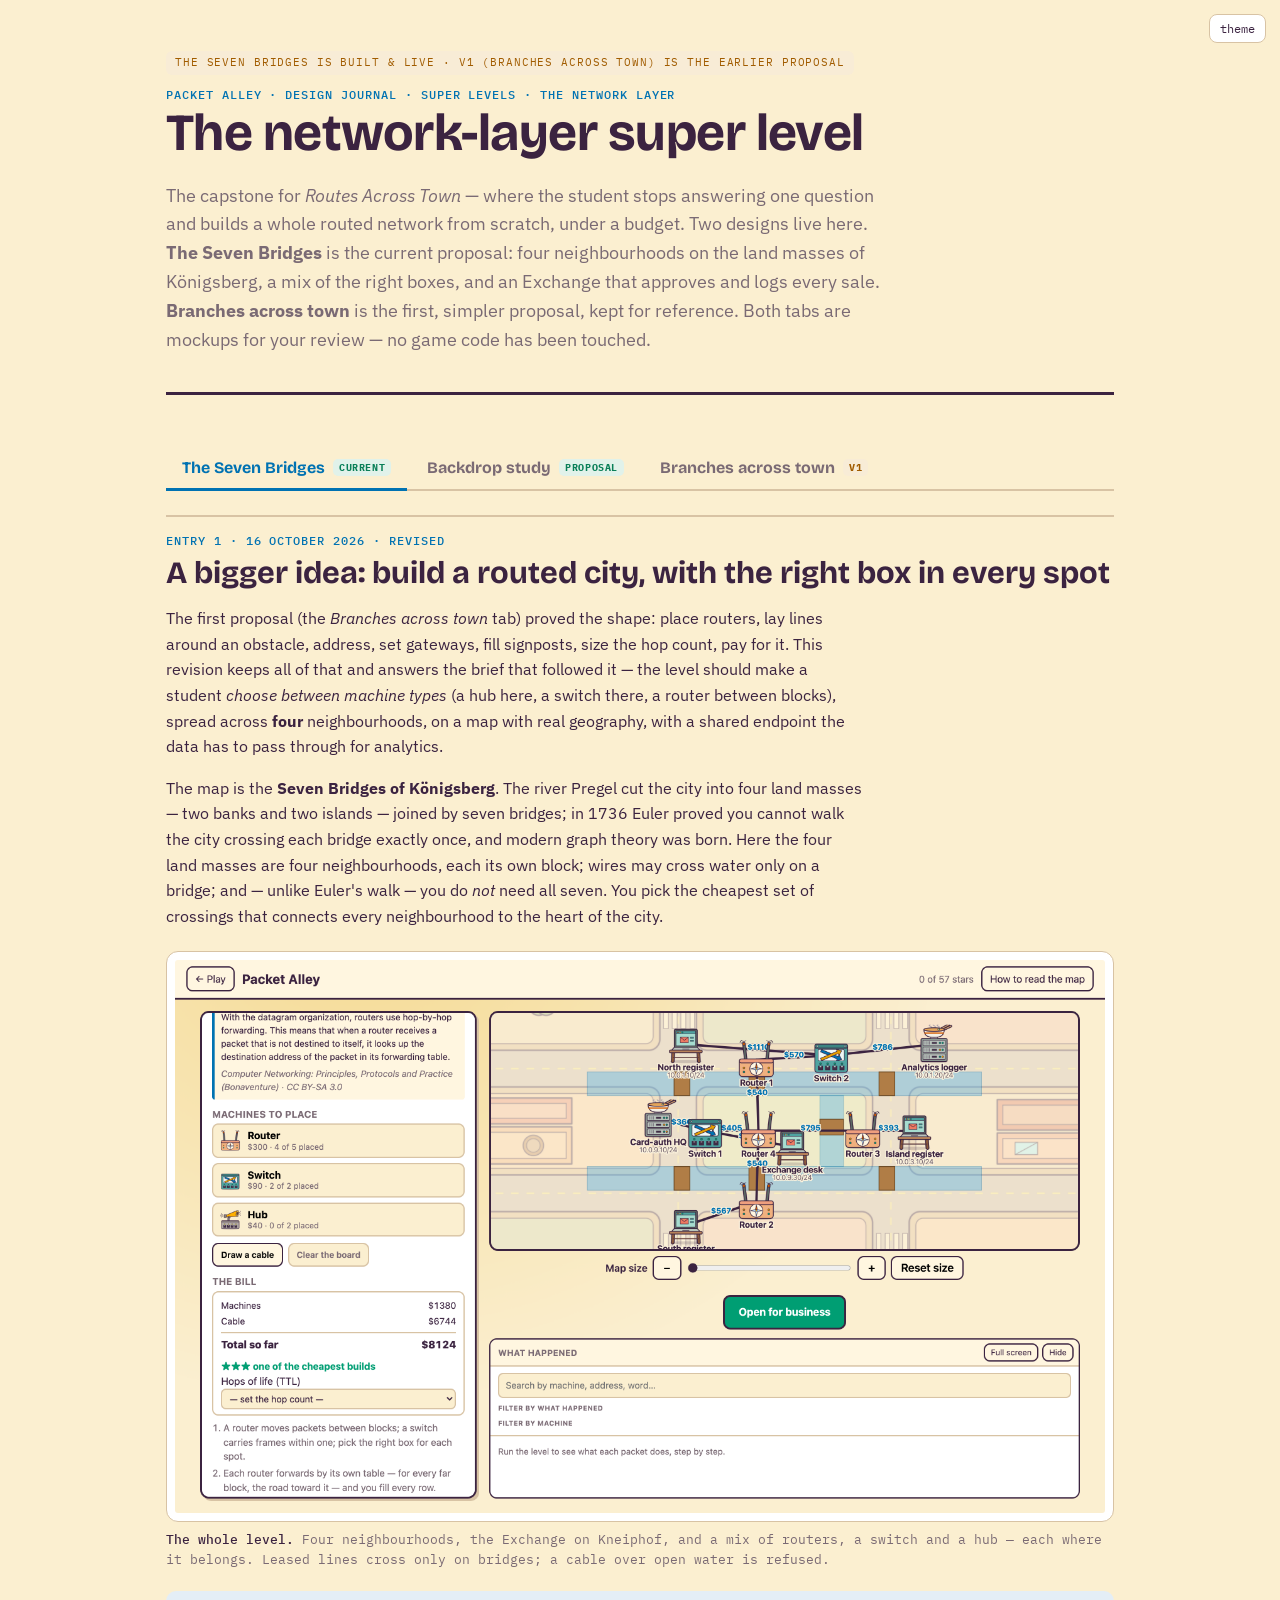
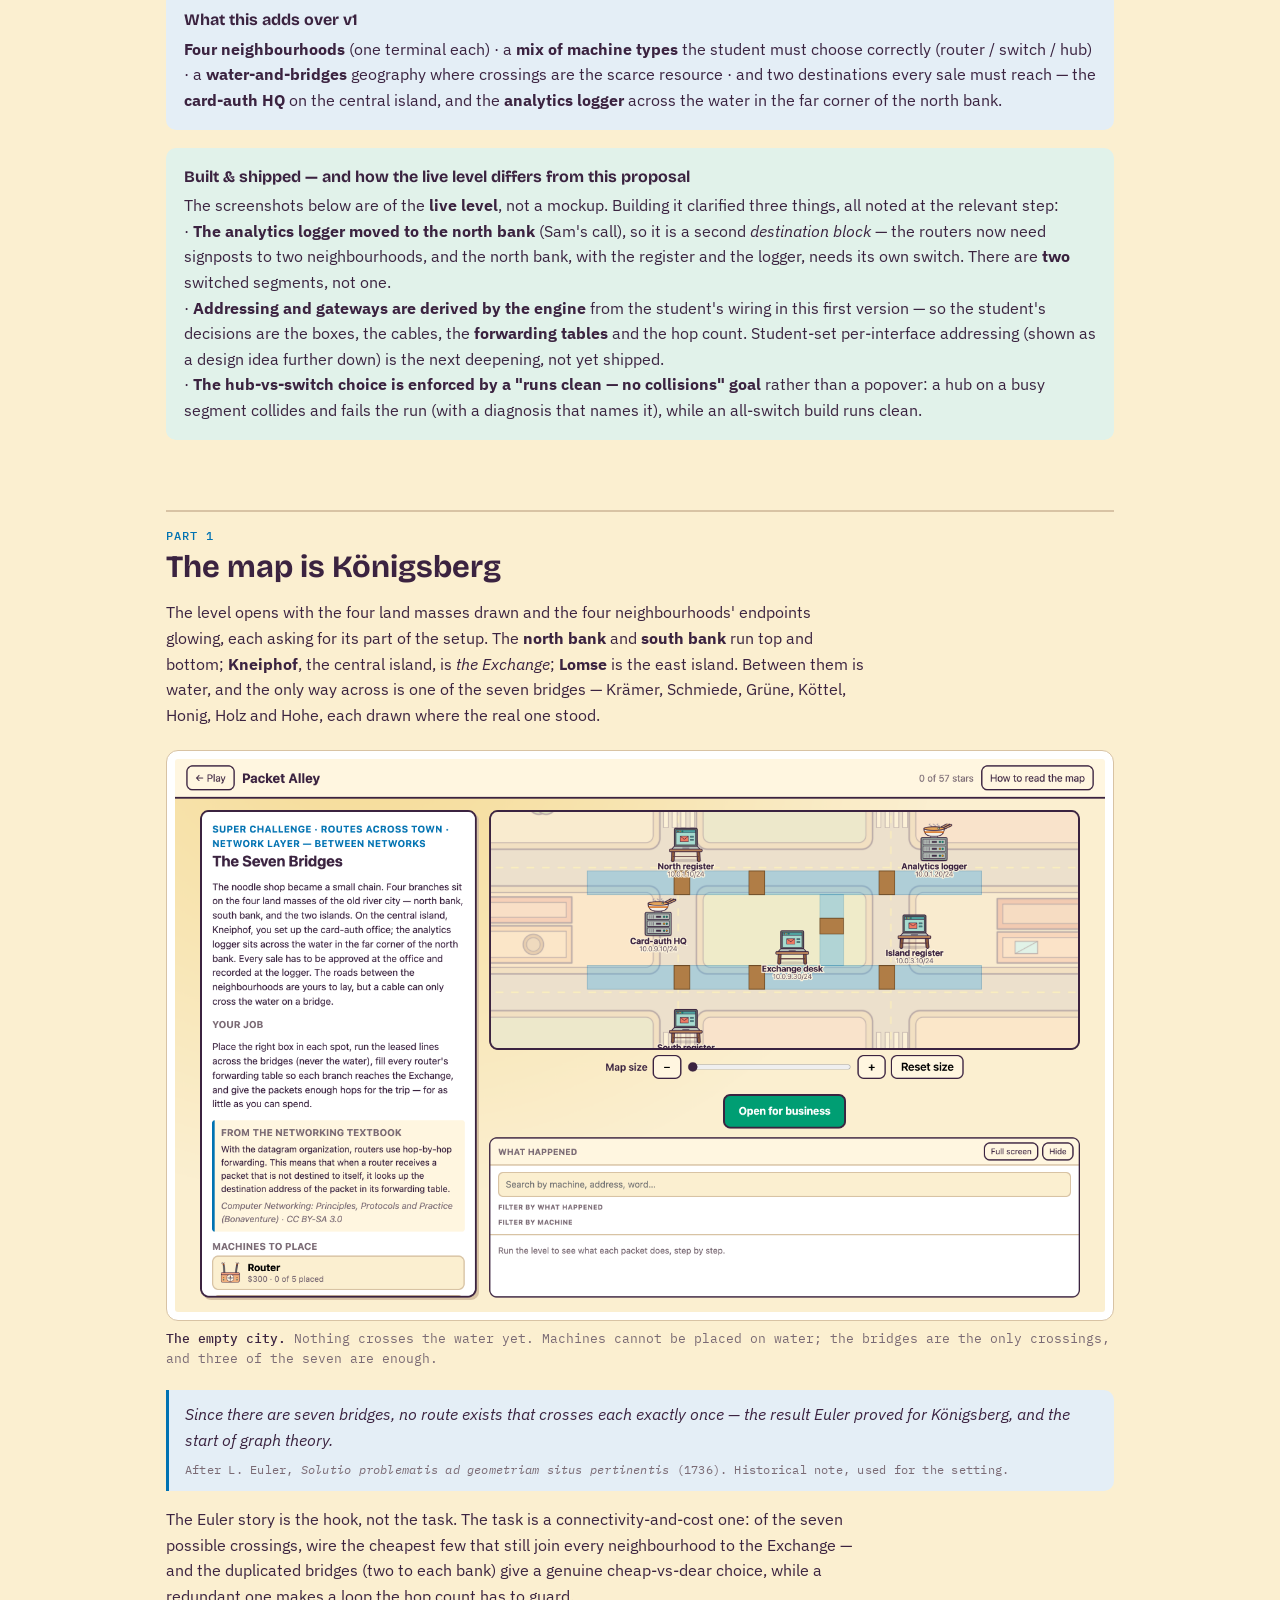
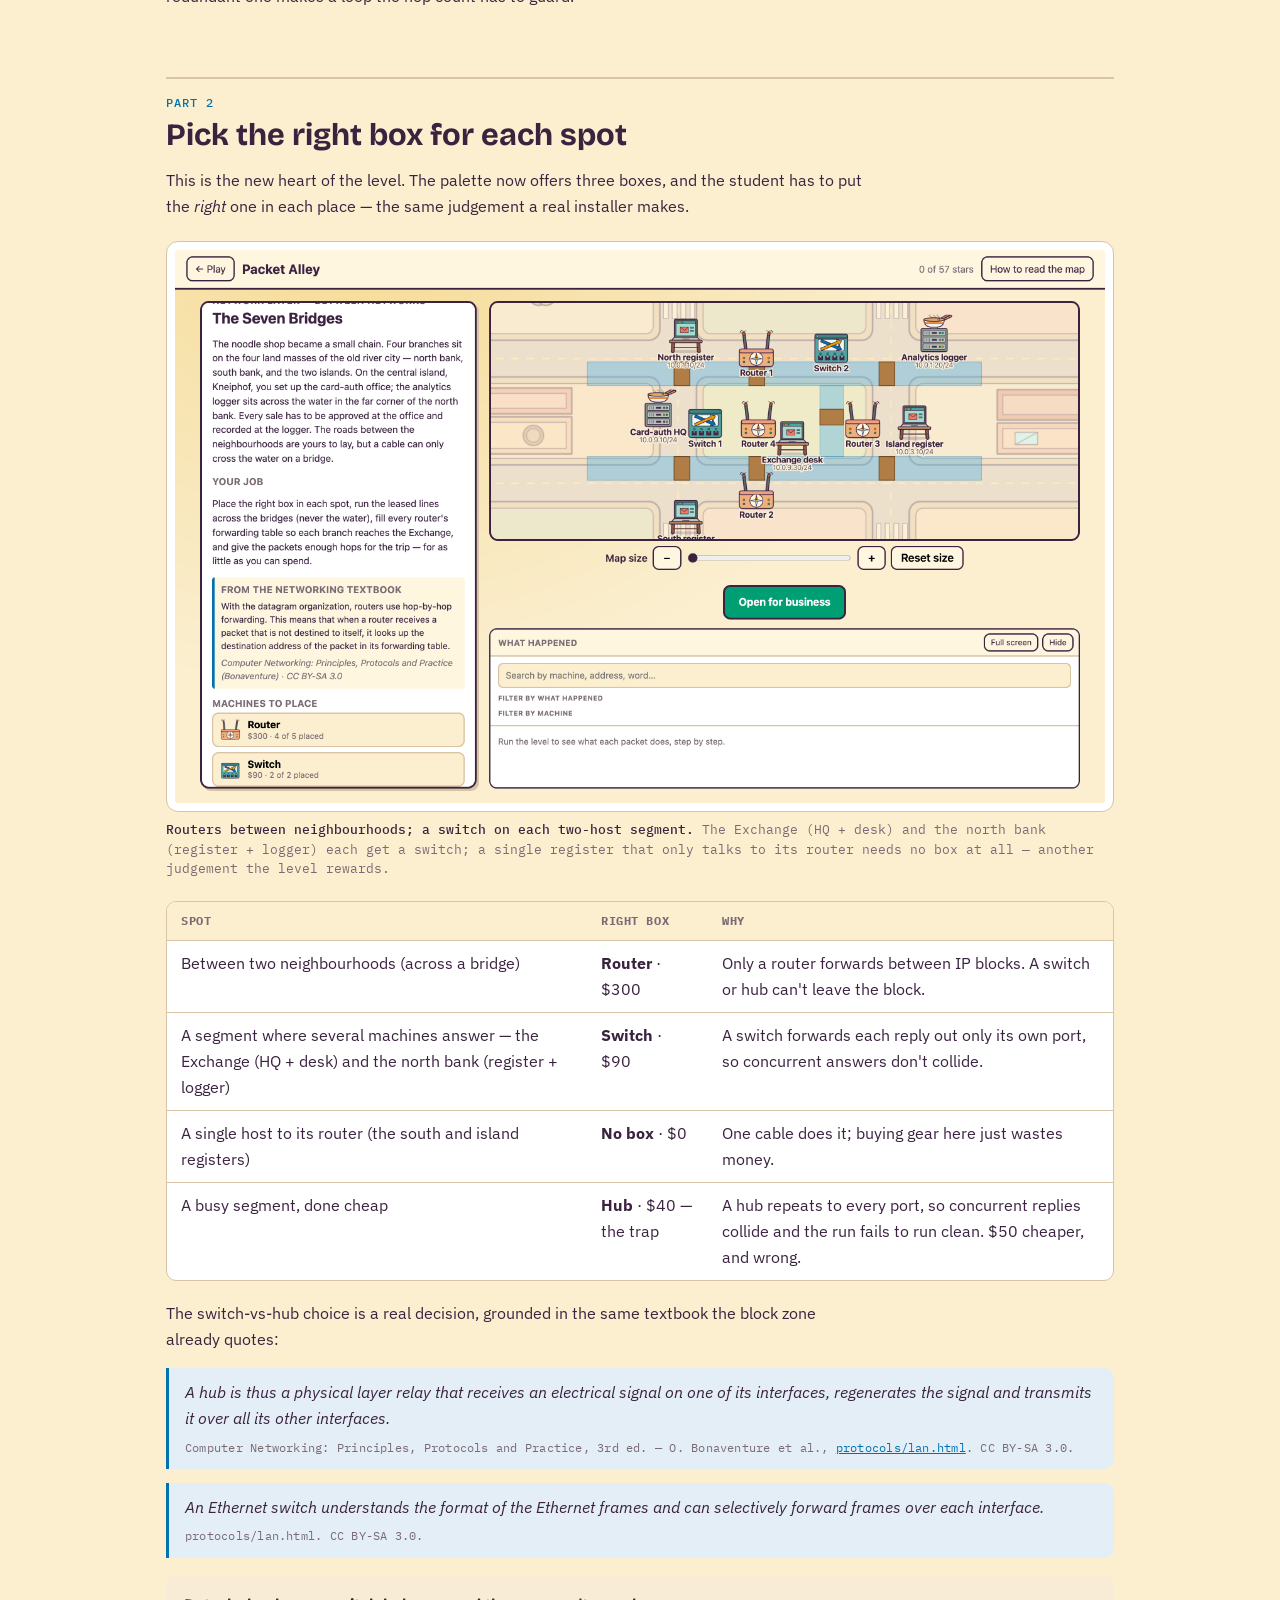
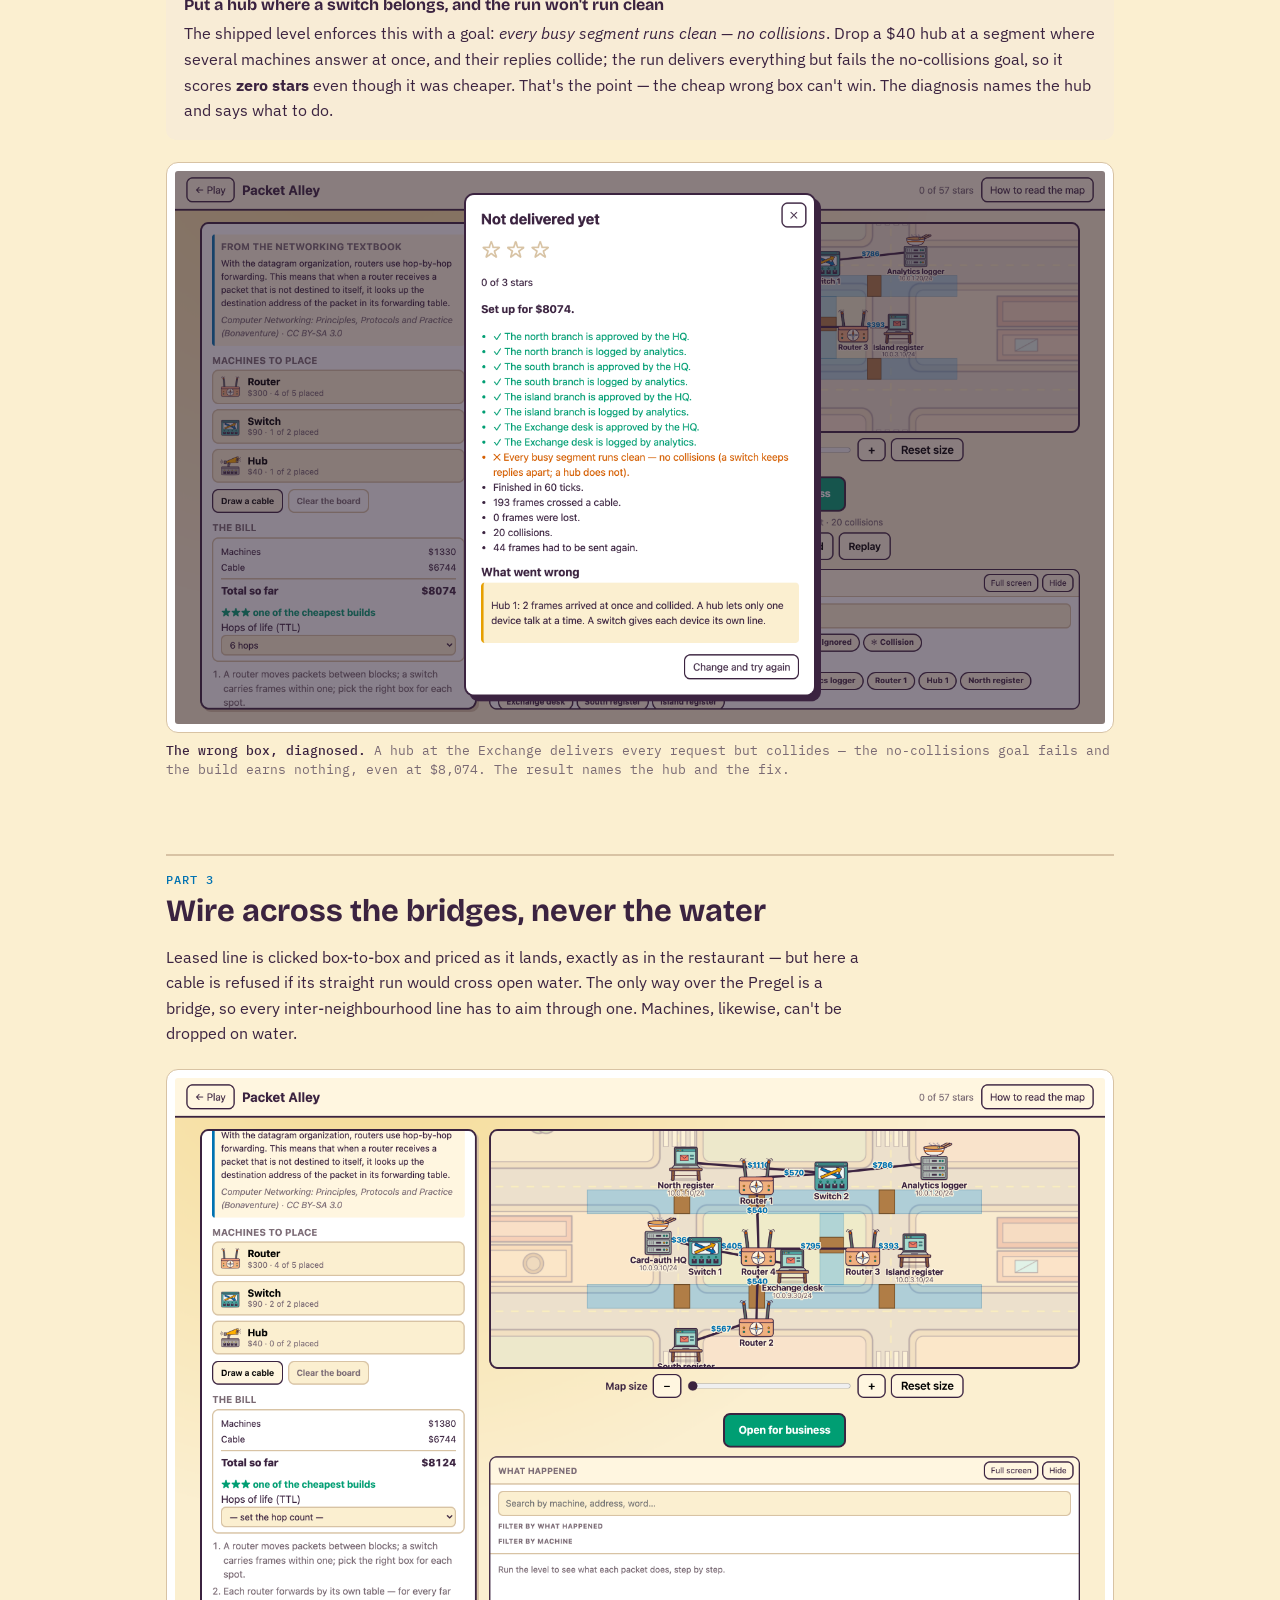
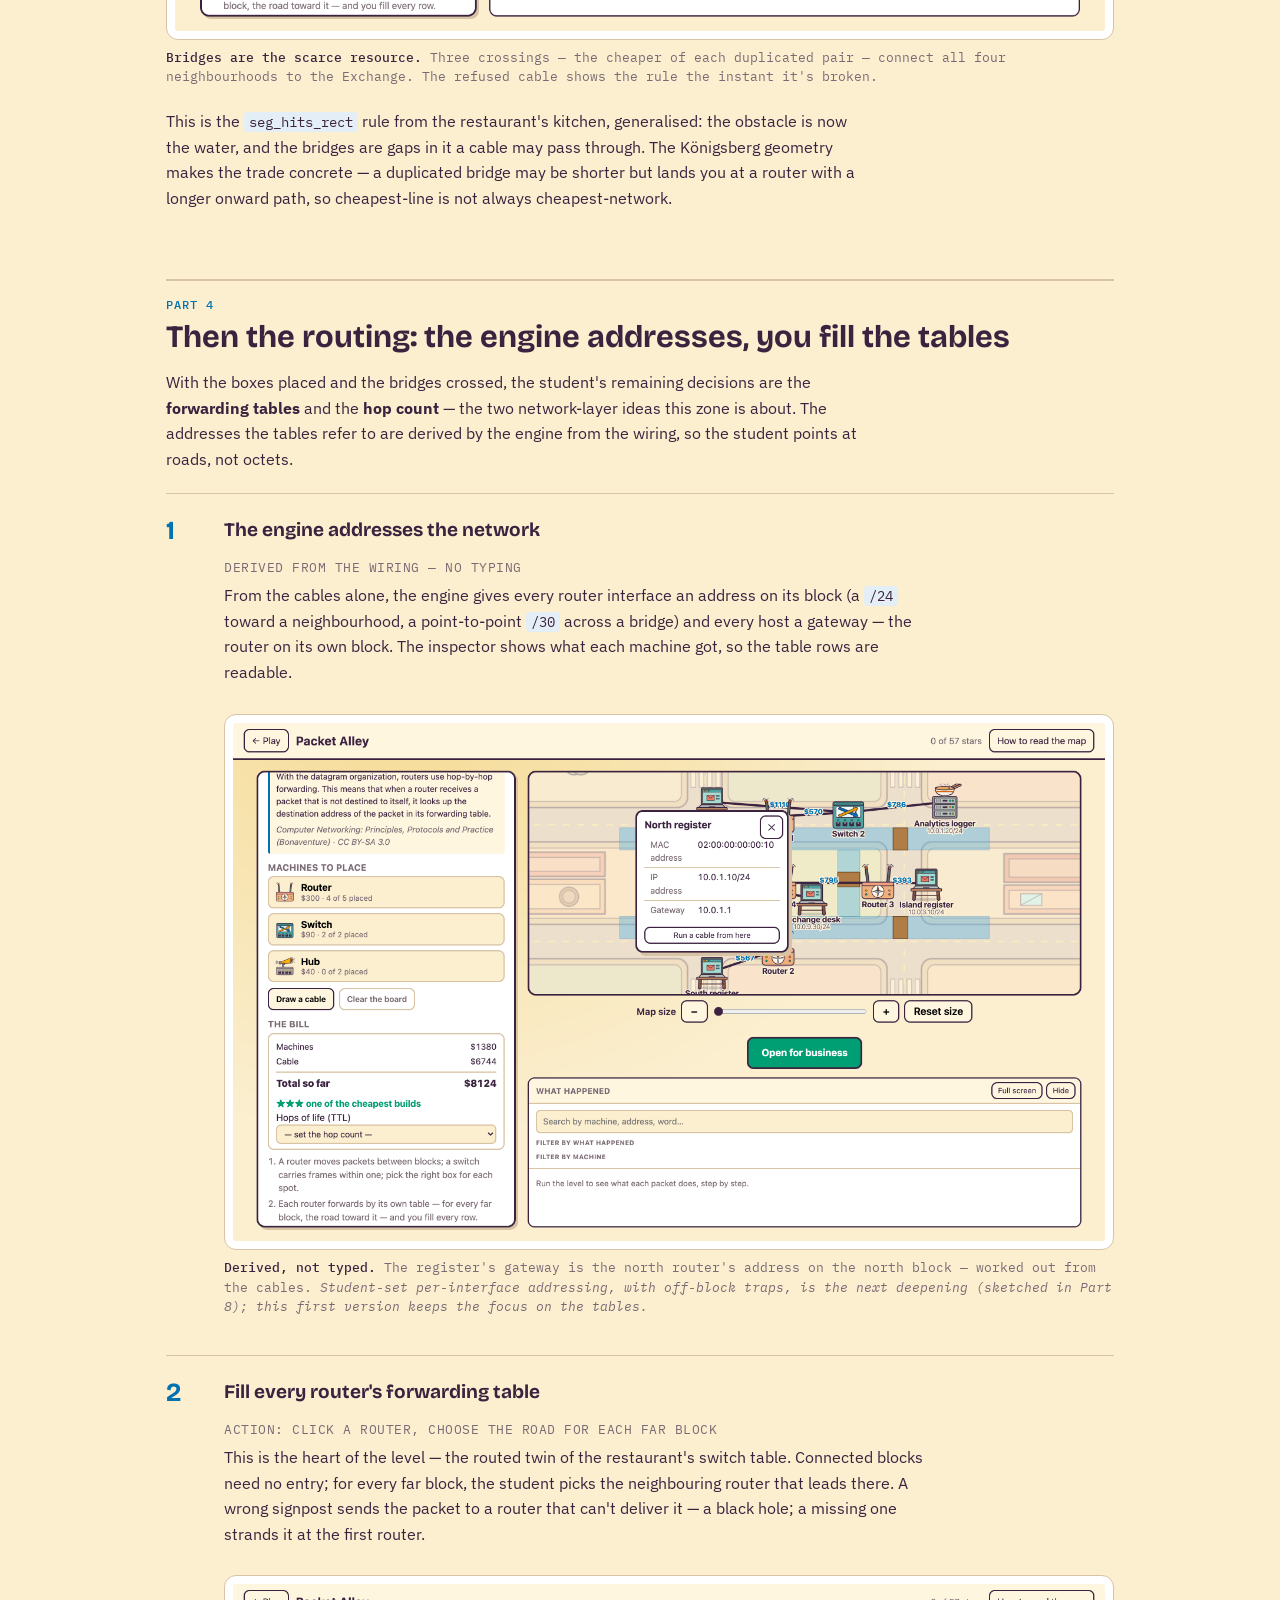
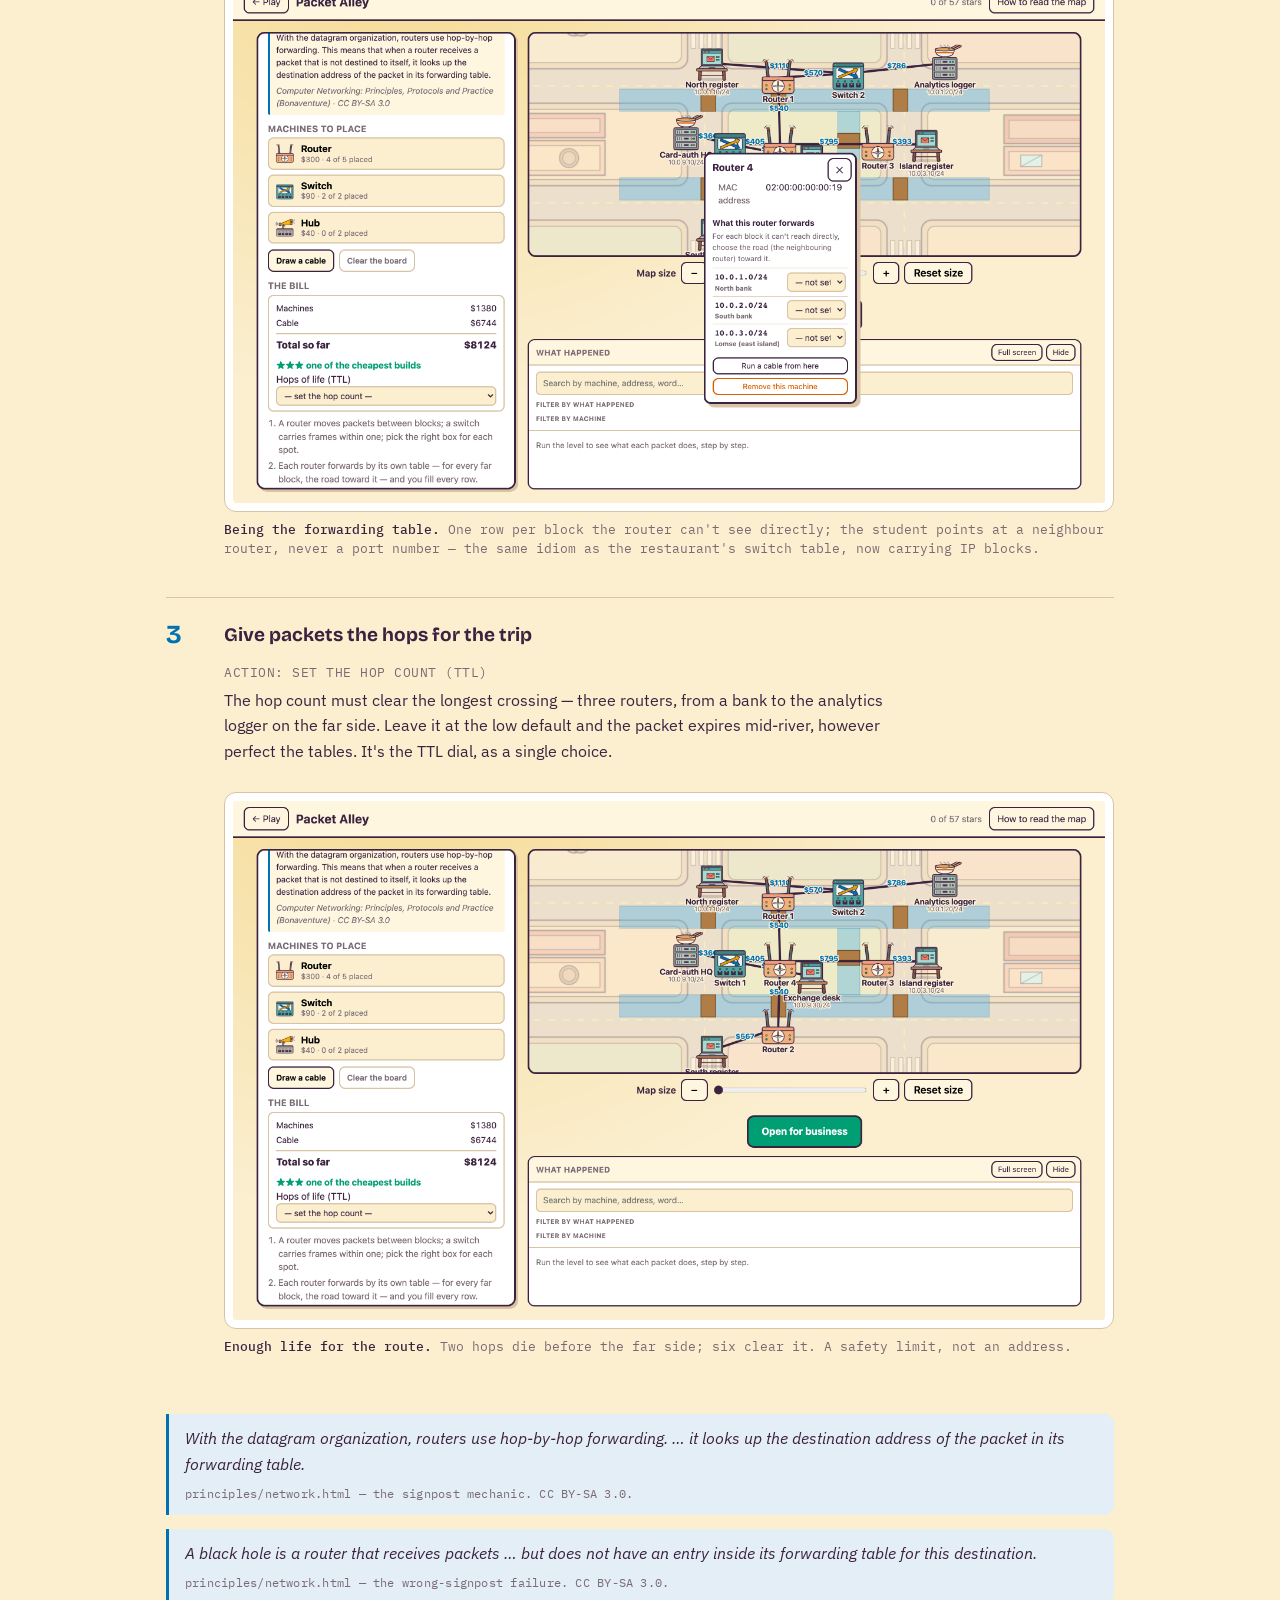
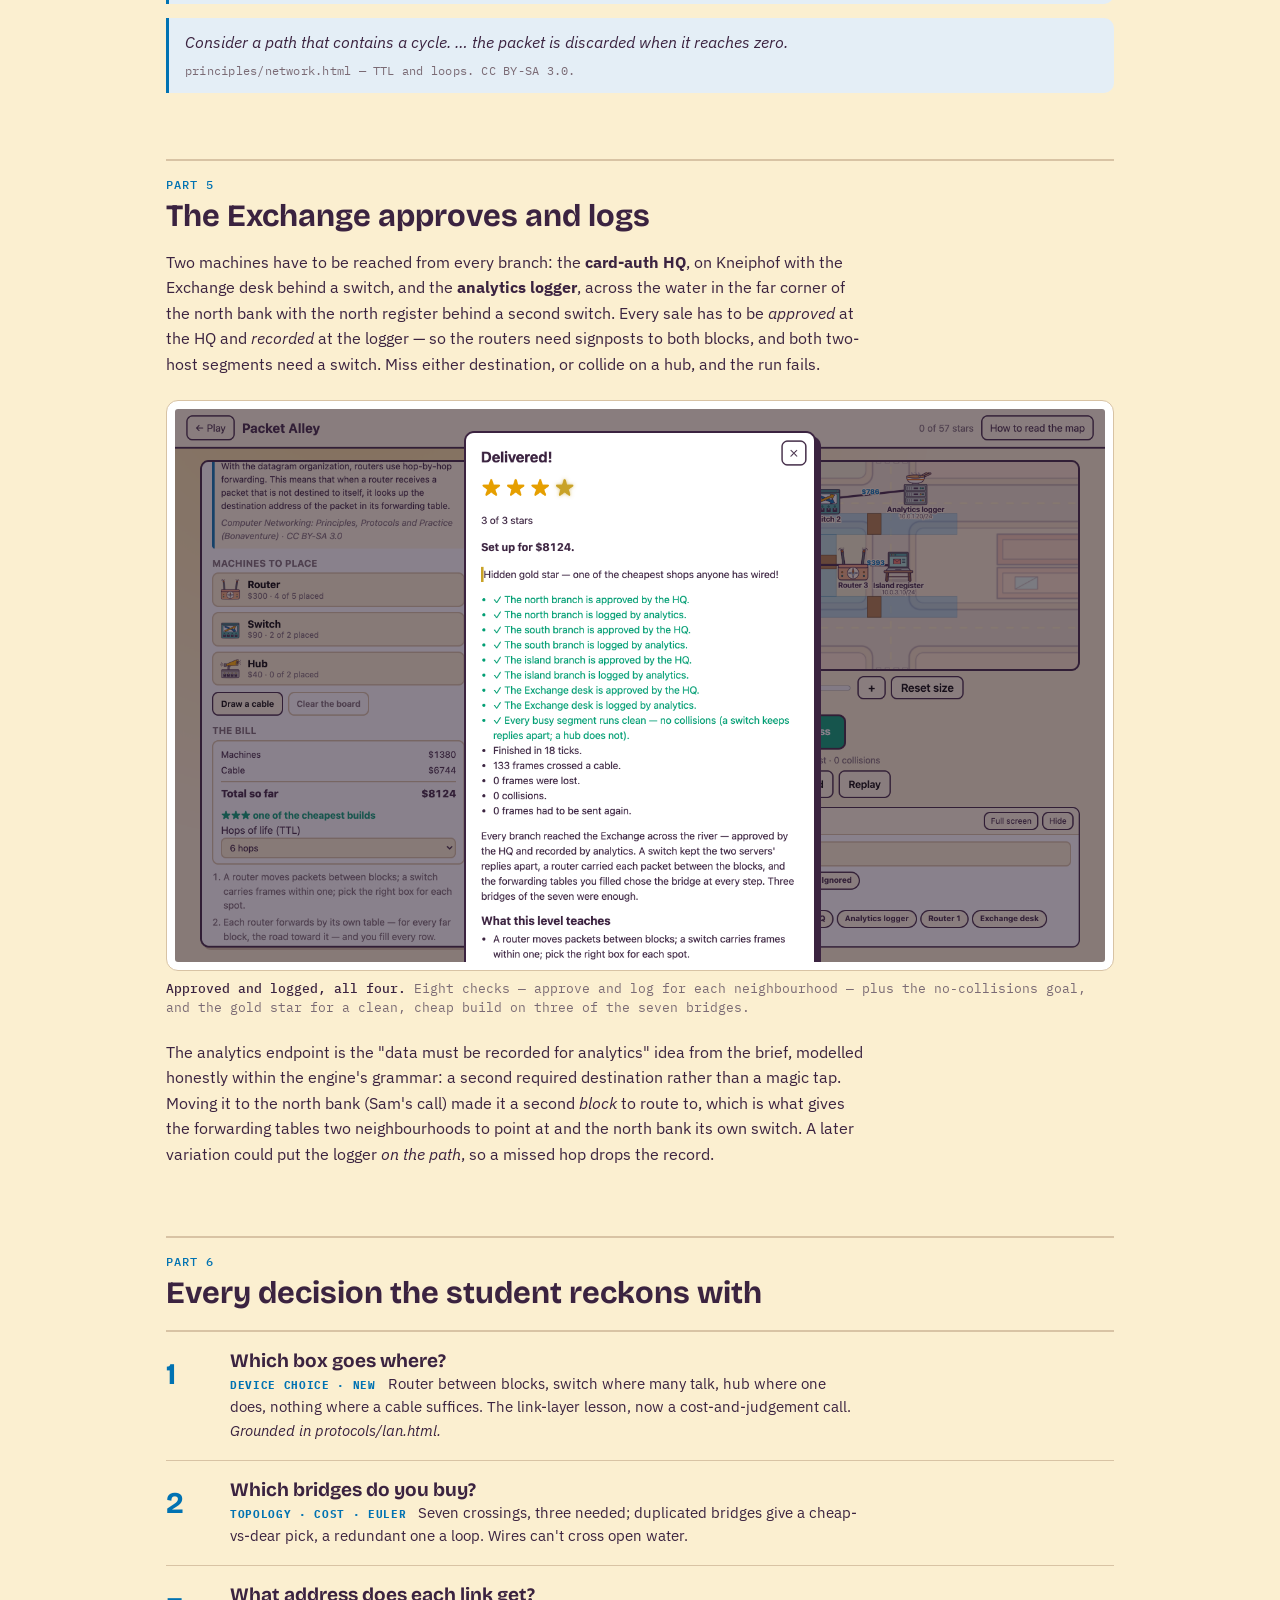
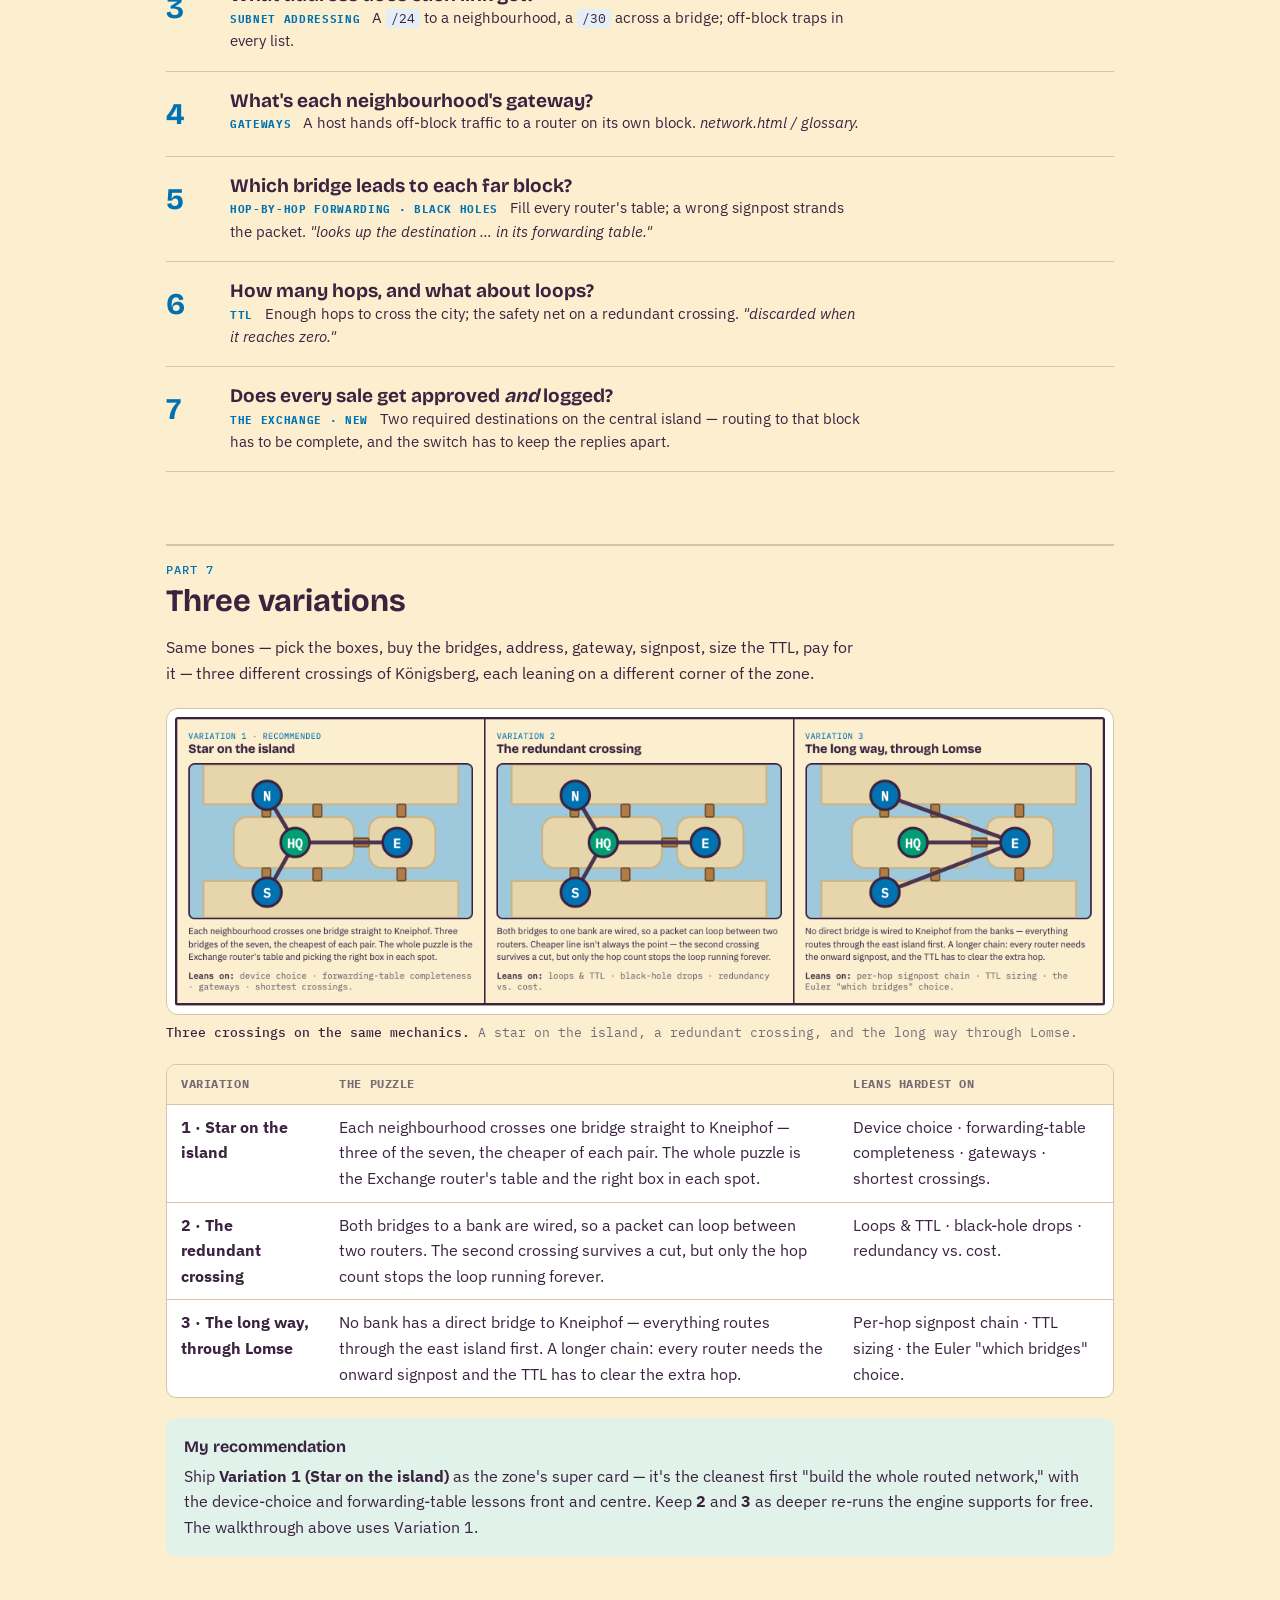
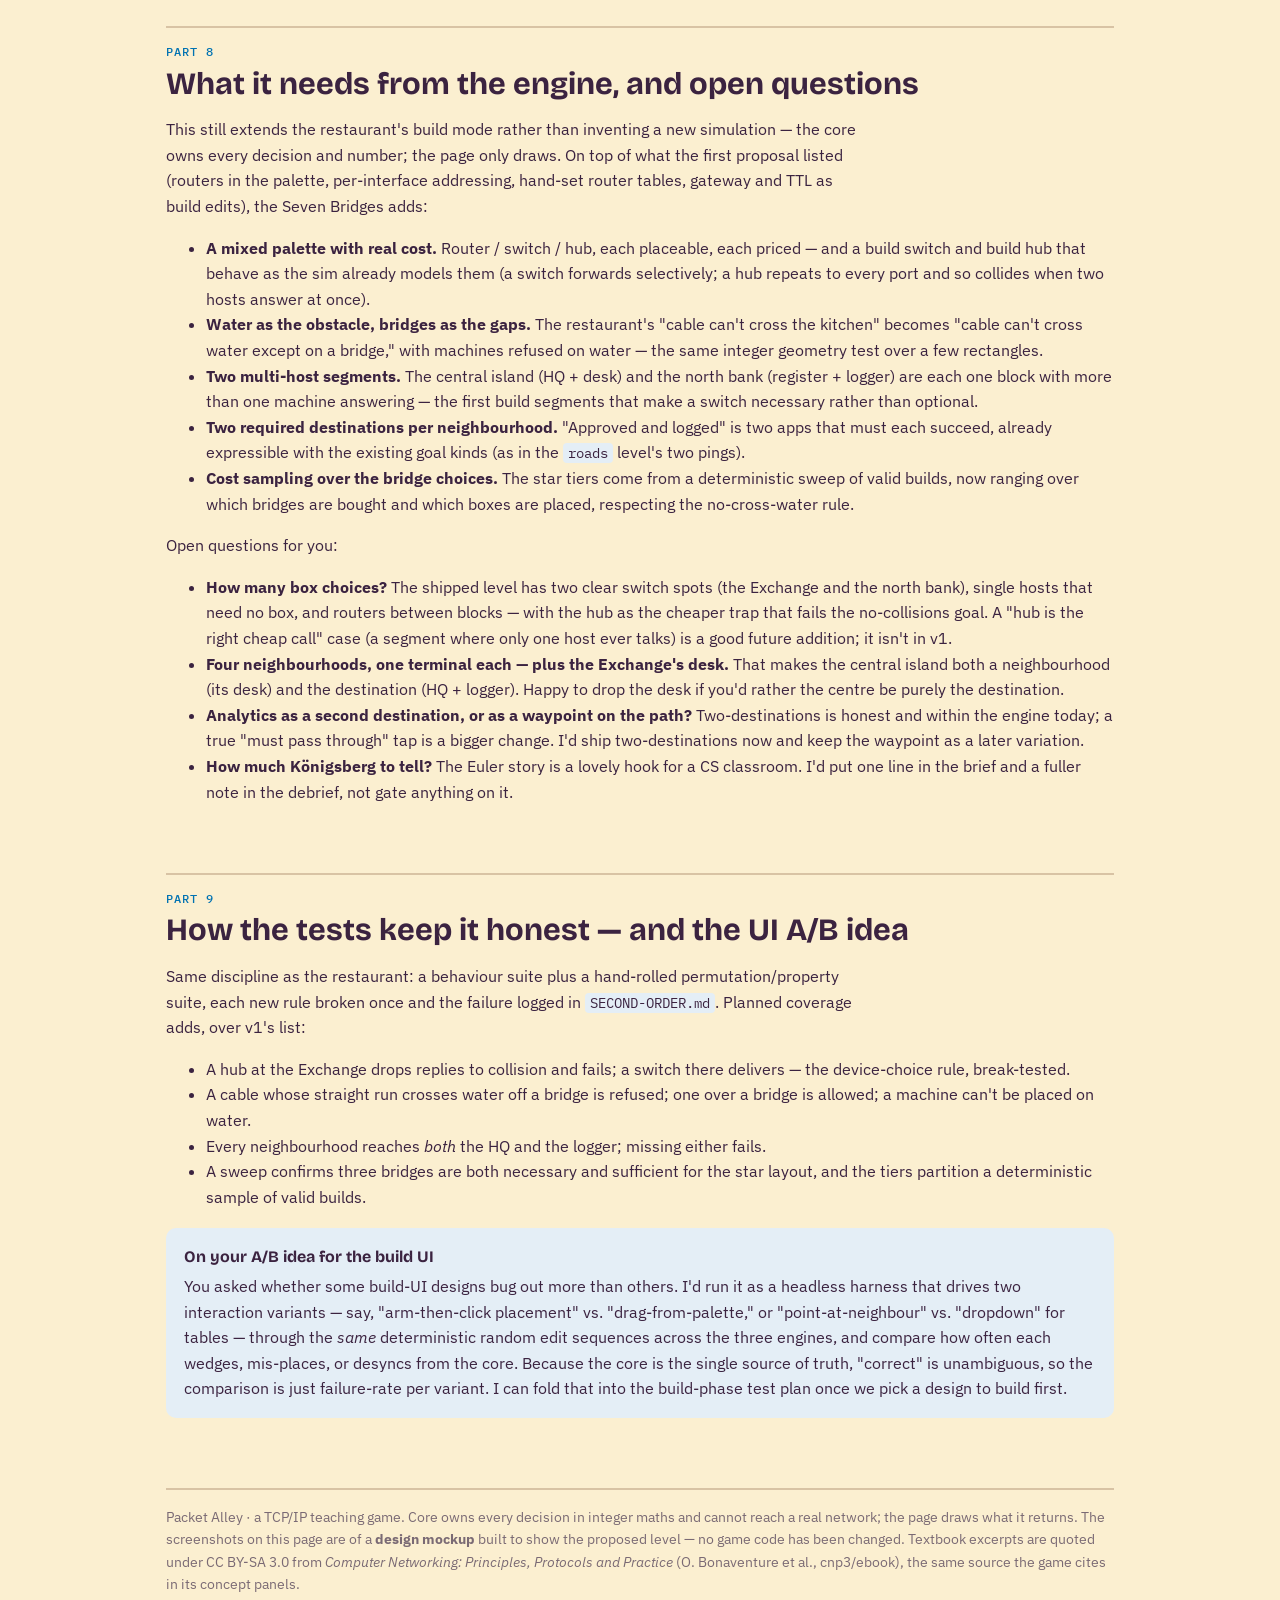
<file: notes/town-super-journal.html>
<!doctype html>
<html lang="en">
<head>
<meta charset="utf-8">
<meta name="viewport" content="width=device-width, initial-scale=1, viewport-fit=cover">
<title>Packet Alley — Town Super Level Journal</title>
<link rel="preconnect" href="https://fonts.googleapis.com">
<link rel="preconnect" href="https://fonts.gstatic.com" crossorigin>
<link rel="stylesheet" href="https://fonts.googleapis.com/css2?family=Bricolage+Grotesque:opsz,wght@12..96,500;12..96,700&family=IBM+Plex+Sans:ital,wght@0,400;0,500;0,600;1,400&family=IBM+Plex+Mono:wght@400;500&display=swap">
<style>
:root {
  --bg: #fbefd0;
  --surface: #ffffff;
  --fg: #3b2340;
  --muted: #7a6a74;
  --rule: #d8c3a4;
  --accent: #0072b2;
  --accent-soft: #e4eef6;
  --good: #0a7f58;
  --good-soft: #e1f2ea;
  --warn: #a15c00;
  --warn-soft: #f8ecd6;
  --gold: #b8860b;
  --gold-soft: #f6edcf;
  --font-display: "Bricolage Grotesque", "Avenir Next", system-ui, sans-serif;
  --font-body: "IBM Plex Sans", "Helvetica Neue", Arial, sans-serif;
  --font-mono: "IBM Plex Mono", ui-monospace, Menlo, monospace;
}
@media (prefers-color-scheme: dark) {
  :root:not([data-theme="light"]) {
    --bg: #171019; --surface: #211826; --fg: #f1e7d8; --muted: #a99fa8; --rule: #3a2d3c;
    --accent: #64b5e6; --accent-soft: #1d2b38; --good: #6fd3a3; --good-soft: #15291f;
    --warn: #e2a14e; --warn-soft: #30230f; --gold: #e3bb4e; --gold-soft: #2c2410;
    color-scheme: dark;
  }
}
:root[data-theme="dark"] {
  --bg: #171019; --surface: #211826; --fg: #f1e7d8; --muted: #a99fa8; --rule: #3a2d3c;
  --accent: #64b5e6; --accent-soft: #1d2b38; --good: #6fd3a3; --good-soft: #15291f;
  --warn: #e2a14e; --warn-soft: #30230f; --gold: #e3bb4e; --gold-soft: #2c2410;
  color-scheme: dark;
}
* { box-sizing: border-box; }
html, body { margin: 0; }
body {
  background: var(--bg); color: var(--fg); font-family: var(--font-body);
  font-size: 16px; line-height: 1.6;
  -webkit-font-smoothing: antialiased;
}
.wrap {
  max-width: 980px; margin: 0 auto; display: grid; gap: 52px;
  padding: 48px max(16px, env(safe-area-inset-left)) 96px;
}
h1, h2, h3 { font-family: var(--font-display); line-height: 1.15; }
h1 { font-size: clamp(32px, 6vw, 52px); font-weight: 700; margin: 0 0 8px; letter-spacing: -0.01em; }
h2 { font-size: clamp(23px, 4vw, 31px); font-weight: 700; margin: 0; }
h3 { font-size: 19px; font-weight: 700; margin: 24px 0 4px; }
p { max-width: 70ch; }
a { color: var(--accent); }
code { font-family: var(--font-mono); font-size: 0.88em; background: var(--accent-soft); padding: 1px 5px; border-radius: 4px; }
.eyebrow { font-family: var(--font-mono); font-size: 12px; text-transform: uppercase; letter-spacing: 0.08em; color: var(--accent); font-weight: 500; }
.lede { font-size: 18px; color: var(--muted); max-width: 66ch; }

header.top { border-bottom: 3px solid var(--fg); padding-bottom: 20px; }
.section-head { display: flex; flex-direction: column; gap: 4px; border-top: 2px solid var(--rule); padding-top: 14px; margin-bottom: 8px; }

.note { background: var(--accent-soft); border-radius: 10px; padding: 16px 18px; margin: 18px 0; }
.note.warn { background: var(--warn-soft); }
.note.gold { background: var(--gold-soft); }
.note.good { background: var(--good-soft); }
.note strong { display: block; margin-bottom: 4px; font-family: var(--font-display); }
.note p { margin: 0; max-width: none; }

figure { margin: 22px 0; }
figure img {
  width: 100%; display: block; background: var(--surface);
  border: 1px solid var(--rule); border-radius: 12px; padding: 8px;
}
figcaption { font-family: var(--font-mono); font-size: 13px; color: var(--muted); margin-top: 8px; line-height: 1.5; }
figcaption b { color: var(--fg); font-weight: 500; }

.quote { border-left: 3px solid var(--accent); background: var(--accent-soft); border-radius: 0 10px 10px 0; padding: 12px 16px; margin: 14px 0; }
.quote p { margin: 0; font-style: italic; max-width: none; }
.quote cite { display: block; margin-top: 7px; font-style: normal; font-family: var(--font-mono); font-size: 11.5px; color: var(--muted); letter-spacing: 0.02em; }
.quote cite a { color: var(--accent); }

.steps { counter-reset: step; list-style: none; padding: 0; margin: 20px 0; display: grid; gap: 0; }
.step { border-top: 1px solid var(--rule); padding: 16px 0; display: grid; grid-template-columns: 44px minmax(0, 1fr); gap: 6px 14px; align-items: start; }
.step::before { counter-increment: step; content: counter(step); font-family: var(--font-display); font-size: 26px; font-weight: 700; color: var(--accent); grid-column: 1; grid-row: 1 / -1; }
.step > * { grid-column: 2; min-width: 0; }
.step h3 { margin: 0; align-self: center; }
.step p { margin: 0; color: var(--fg); }
.step .what { font-family: var(--font-mono); font-size: 12.5px; color: var(--muted); text-transform: uppercase; letter-spacing: 0.04em; }

.insights { list-style: none; padding: 0; margin: 20px 0; border-top: 2px solid var(--rule); }
.insight { display: grid; grid-template-columns: 52px minmax(0, 1fr); gap: 4px 12px; padding: 18px 0; border-bottom: 1px solid var(--rule); align-items: start; }
.insight .num { font-family: var(--font-display); font-size: 30px; font-weight: 700; color: var(--accent); grid-column: 1; grid-row: 1 / -1; }
.insight > div:not(.num) { grid-column: 2; min-width: 0; }
.insight h3 { margin: 0; align-self: center; }
.insight p { margin: 0; }
.insight .verdict { font-size: 14.5px; }
.insight .verdict b { font-family: var(--font-mono); text-transform: uppercase; font-size: 11px; letter-spacing: 0.06em; color: var(--accent); margin-right: 8px; }

.table-scroll { overflow-x: auto; border: 1px solid var(--rule); border-radius: 10px; background: var(--surface); margin: 20px 0; }
table { width: 100%; border-collapse: collapse; min-width: 560px; }
th, td { padding: 10px 14px; text-align: left; border-bottom: 1px solid var(--rule); vertical-align: top; }
th { font-family: var(--font-mono); font-size: 11.5px; text-transform: uppercase; letter-spacing: 0.05em; color: var(--muted); background: var(--bg); }
td.num { font-variant-numeric: tabular-nums; }
tr:last-child td { border-bottom: none; }
.gold-cell { color: var(--gold); font-weight: 600; }

.tabnav { display: flex; gap: 4px; flex-wrap: wrap; border-bottom: 2px solid var(--rule); margin-bottom: -28px; }
.tabnav button { font-family: var(--font-display); font-size: 16px; font-weight: 700; background: none; border: none; border-bottom: 3px solid transparent; color: var(--muted); padding: 11px 16px; cursor: pointer; margin-bottom: -2px; display: inline-flex; align-items: center; }
.tabnav button.active { color: var(--accent); border-bottom-color: var(--accent); }
.tabnav .pill { font-family: var(--font-mono); font-size: 10px; text-transform: uppercase; letter-spacing: 0.06em; background: var(--good-soft); color: var(--good); border-radius: 5px; padding: 2px 6px; margin-left: 8px; }
.tabnav .pill.old { background: var(--warn-soft); color: var(--warn); }
.tab { display: none; }
.tab.is-active { display: grid; gap: 52px; }
.theme-toggle { position: fixed; top: 14px; right: 14px; font-family: var(--font-mono); font-size: 12px; background: var(--surface); color: var(--fg); border: 1px solid var(--rule); border-radius: 8px; padding: 6px 10px; cursor: pointer; z-index: 10; }
footer { color: var(--muted); font-size: 14px; border-top: 2px solid var(--rule); padding-top: 16px; }
.draft { display: inline-block; font-family: var(--font-mono); font-size: 11px; text-transform: uppercase; letter-spacing: 0.08em; color: var(--warn); background: var(--warn-soft); border-radius: 6px; padding: 3px 9px; margin-bottom: 10px; }
</style>
</head>
<body>
<button class="theme-toggle" id="theme" type="button">theme</button>
<div class="wrap">

<header class="top">
  <div class="draft">The Seven Bridges is built &amp; live · v1 (Branches across town) is the earlier proposal</div>
  <div class="eyebrow">Packet Alley · design journal · super levels · the network layer</div>
  <h1>The network-layer super level</h1>
  <p class="lede">The capstone for <em>Routes Across Town</em> — where the student stops answering one question and builds a whole routed network from scratch, under a budget. Two designs live here. <b>The Seven Bridges</b> is the current proposal: four neighbourhoods on the land masses of Königsberg, a mix of the right boxes, and an Exchange that approves and logs every sale. <b>Branches across town</b> is the first, simpler proposal, kept for reference. Both tabs are mockups for your review — no game code has been touched.</p>
</header>

<nav class="tabnav">
  <button data-tab="tab-v2" class="active" type="button">The Seven Bridges<span class="pill">current</span></button>
  <button data-tab="tab-backdrop" type="button">Backdrop study<span class="pill">proposal</span></button>
  <button data-tab="tab-v1" type="button">Branches across town<span class="pill old">v1</span></button>
</nav>

<div class="tab is-active" id="tab-v2">

<section>
  <div class="section-head"><div class="eyebrow">Entry 1 · 16 October 2026 · revised</div><h2>A bigger idea: build a routed city, with the right box in every spot</h2></div>
  <p>The first proposal (the <em>Branches across town</em> tab) proved the shape: place routers, lay lines around an obstacle, address, set gateways, fill signposts, size the hop count, pay for it. This revision keeps all of that and answers the brief that followed it — the level should make a student <em>choose between machine types</em> (a hub here, a switch there, a router between blocks), spread across <b>four</b> neighbourhoods, on a map with real geography, with a shared endpoint the data has to pass through for analytics.</p>
  <p>The map is the <b>Seven Bridges of Königsberg</b>. The river Pregel cut the city into four land masses — two banks and two islands — joined by seven bridges; in 1736 Euler proved you cannot walk the city crossing each bridge exactly once, and modern graph theory was born. Here the four land masses are four neighbourhoods, each its own block; wires may cross water only on a bridge; and — unlike Euler's walk — you do <em>not</em> need all seven. You pick the cheapest set of crossings that connects every neighbourhood to the heart of the city.</p>
  <figure>
    <img src="img/bridge-03-wired.png" alt="The Seven Bridges super level in the live game: a map of Königsberg with north bank, south bank, Kneiphof (central island) and Lomse (east island), separated by water with seven wooden bridges. The North register and the Analytics logger sit on the north bank behind a switch; the Card-auth HQ and the Exchange desk on the central island behind a second switch; routers on each land mass carry the leased lines over the bridges, each labelled with its cost.">
    <figcaption><b>The whole level.</b> Four neighbourhoods, the Exchange on Kneiphof, and a mix of routers, a switch and a hub — each where it belongs. Leased lines cross only on bridges; a cable over open water is refused.</figcaption>
  </figure>
  <div class="note">
    <strong>What this adds over v1</strong>
    <p><b>Four neighbourhoods</b> (one terminal each) · a <b>mix of machine types</b> the student must choose correctly (router / switch / hub) · a <b>water-and-bridges</b> geography where crossings are the scarce resource · and two destinations every sale must reach — the <b>card-auth HQ</b> on the central island, and the <b>analytics logger</b> across the water in the far corner of the north bank.</p>
  </div>
  <div class="note good">
    <strong>Built &amp; shipped — and how the live level differs from this proposal</strong>
    <p>The screenshots below are of the <b>live level</b>, not a mockup. Building it clarified three things, all noted at the relevant step:</p>
    <p>· <b>The analytics logger moved to the north bank</b> (Sam's call), so it is a second <em>destination block</em> — the routers now need signposts to two neighbourhoods, and the north bank, with the register and the logger, needs its own switch. There are <b>two</b> switched segments, not one.</p>
    <p>· <b>Addressing and gateways are derived by the engine</b> from the student's wiring in this first version — so the student's decisions are the boxes, the cables, the <b>forwarding tables</b> and the hop count. Student-set per-interface addressing (shown as a design idea further down) is the next deepening, not yet shipped.</p>
    <p>· <b>The hub-vs-switch choice is enforced by a "runs clean — no collisions" goal</b> rather than a popover: a hub on a busy segment collides and fails the run (with a diagnosis that names it), while an all-switch build runs clean.</p>
  </div>
</section>

<section>
  <div class="section-head"><div class="eyebrow">Part 1</div><h2>The map is Königsberg</h2></div>
  <p>The level opens with the four land masses drawn and the four neighbourhoods' endpoints glowing, each asking for its part of the setup. The <b>north bank</b> and <b>south bank</b> run top and bottom; <b>Kneiphof</b>, the central island, is <em>the Exchange</em>; <b>Lomse</b> is the east island. Between them is water, and the only way across is one of the seven bridges — Krämer, Schmiede, Grüne, Köttel, Honig, Holz and Hohe, each drawn where the real one stood.</p>
  <figure>
    <img src="img/bridge-01-city.png" alt="The empty Königsberg map in the live game: four land masses in tan surrounded by blue water, seven wooden bridges, and the fixed endpoints — North register and Analytics logger on the north bank, Card-auth HQ and Exchange desk on the central island, Island register on Lomse, South register on the south bank. Nothing is wired yet.">
    <figcaption><b>The empty city.</b> Nothing crosses the water yet. Machines cannot be placed on water; the bridges are the only crossings, and three of the seven are enough.</figcaption>
  </figure>
  <div class="quote">
    <p>Since there are seven bridges, no route exists that crosses each exactly once — the result Euler proved for Königsberg, and the start of graph theory.</p>
    <cite>After L. Euler, <i>Solutio problematis ad geometriam situs pertinentis</i> (1736). Historical note, used for the setting.</cite>
  </div>
  <p>The Euler story is the hook, not the task. The task is a connectivity-and-cost one: of the seven possible crossings, wire the cheapest few that still join every neighbourhood to the Exchange — and the duplicated bridges (two to each bank) give a genuine cheap-vs-dear choice, while a redundant one makes a loop the hop count has to guard.</p>
</section>

<section>
  <div class="section-head"><div class="eyebrow">Part 2</div><h2>Pick the right box for each spot</h2></div>
  <p>This is the new heart of the level. The palette now offers three boxes, and the student has to put the <em>right</em> one in each place — the same judgement a real installer makes.</p>
  <figure>
    <img src="img/bridge-02-machines.png" alt="The Königsberg map in the live game with the student's gear placed: a router on each of the four land masses near its bridges, a switch on the central island linking the card-auth HQ and the desk, and a second switch on the north bank linking the register and the analytics logger.">
    <figcaption><b>Routers between neighbourhoods; a switch on each two-host segment.</b> The Exchange (HQ + desk) and the north bank (register + logger) each get a switch; a single register that only talks to its router needs no box at all — another judgement the level rewards.</figcaption>
  </figure>
  <div class="table-scroll">
    <table>
      <thead><tr><th>Spot</th><th>Right box</th><th>Why</th></tr></thead>
      <tbody>
        <tr><td>Between two neighbourhoods (across a bridge)</td><td><b>Router</b> · $300</td><td>Only a router forwards between IP blocks. A switch or hub can't leave the block.</td></tr>
        <tr><td>A segment where several machines answer — the Exchange (HQ + desk) and the north bank (register + logger)</td><td><b>Switch</b> · $90</td><td>A switch forwards each reply out only its own port, so concurrent answers don't collide.</td></tr>
        <tr><td>A single host to its router (the south and island registers)</td><td><b>No box</b> · $0</td><td>One cable does it; buying gear here just wastes money.</td></tr>
        <tr><td>A busy segment, done cheap</td><td><b>Hub</b> · $40 — the trap</td><td>A hub repeats to every port, so concurrent replies collide and the run fails to run clean. $50 cheaper, and wrong.</td></tr>
      </tbody>
    </table>
  </div>
  <p>The switch-vs-hub choice is a real decision, grounded in the same textbook the block zone already quotes:</p>
  <div class="quote">
    <p>A hub is thus a physical layer relay that receives an electrical signal on one of its interfaces, regenerates the signal and transmits it over all its other interfaces.</p>
    <cite>Computer Networking: Principles, Protocols and Practice, 3rd ed. — O. Bonaventure et al., <a href="https://beta.computer-networking.info/syllabus/default/protocols/lan.html">protocols/lan.html</a>. CC BY-SA 3.0.</cite>
  </div>
  <div class="quote">
    <p>An Ethernet switch understands the format of the Ethernet frames and can selectively forward frames over each interface.</p>
    <cite>protocols/lan.html. CC BY-SA 3.0.</cite>
  </div>
  <div class="note warn">
    <strong>Put a hub where a switch belongs, and the run won't run clean</strong>
    <p>The shipped level enforces this with a goal: <em>every busy segment runs clean — no collisions</em>. Drop a $40 hub at a segment where several machines answer at once, and their replies collide; the run delivers everything but fails the no-collisions goal, so it scores <b>zero stars</b> even though it was cheaper. That's the point — the cheap wrong box can't win. The diagnosis names the hub and says what to do.</p>
  </div>
  <figure>
    <img src="img/bridge-08-hubfail.png" alt="A result sheet reading Not delivered yet, zero of three stars, set up for $8,074. All eight approve/log goals are green ticks, but the ninth — every busy segment runs clean, no collisions — is a red cross. What went wrong: Hub 1, two frames arrived at once and collided; a hub lets only one device talk at a time, a switch gives each device its own line.">
    <figcaption><b>The wrong box, diagnosed.</b> A hub at the Exchange delivers every request but collides — the no-collisions goal fails and the build earns nothing, even at $8,074. The result names the hub and the fix.</figcaption>
  </figure>
</section>

<section>
  <div class="section-head"><div class="eyebrow">Part 3</div><h2>Wire across the bridges, never the water</h2></div>
  <p>Leased line is clicked box-to-box and priced as it lands, exactly as in the restaurant — but here a cable is refused if its straight run would cross open water. The only way over the Pregel is a bridge, so every inter-neighbourhood line has to aim through one. Machines, likewise, can't be dropped on water.</p>
  <figure>
    <img src="img/bridge-03-wired.png" alt="The wired Königsberg network with a red dashed cable attempting to cross open water and the refusal message: a cable can't cross the water, run it over a bridge. The valid leased lines all pass over wooden bridges, each labelled with its cost; total $3,118.">
    <figcaption><b>Bridges are the scarce resource.</b> Three crossings — the cheaper of each duplicated pair — connect all four neighbourhoods to the Exchange. The refused cable shows the rule the instant it's broken.</figcaption>
  </figure>
  <p>This is the <code>seg_hits_rect</code> rule from the restaurant's kitchen, generalised: the obstacle is now the water, and the bridges are gaps in it a cable may pass through. The Königsberg geometry makes the trade concrete — a duplicated bridge may be shorter but lands you at a router with a longer onward path, so cheapest-line is not always cheapest-network.</p>
</section>

<section>
  <div class="section-head"><div class="eyebrow">Part 4</div><h2>Then the routing: the engine addresses, you fill the tables</h2></div>
  <p>With the boxes placed and the bridges crossed, the student's remaining decisions are the <b>forwarding tables</b> and the <b>hop count</b> — the two network-layer ideas this zone is about. The addresses the tables refer to are derived by the engine from the wiring, so the student points at roads, not octets.</p>

  <ol class="steps">
    <li class="step">
      <h3>The engine addresses the network</h3>
      <p class="what">derived from the wiring — no typing</p>
      <p>From the cables alone, the engine gives every router interface an address on its block (a <code>/24</code> toward a neighbourhood, a point-to-point <code>/30</code> across a bridge) and every host a gateway — the router on its own block. The inspector shows what each machine got, so the table rows are readable.</p>
      <figure>
        <img src="img/bridge-05-gateway.png" alt="The North register's inspector in the live game, showing its MAC address, its IP 10.0.1.10/24, and its gateway 10.0.1.1 — the north router's address on the north block — all derived by the engine from the wiring.">
        <figcaption><b>Derived, not typed.</b> The register's gateway is the north router's address on the north block — worked out from the cables. <i>Student-set per-interface addressing, with off-block traps, is the next deepening (sketched in Part 8); this first version keeps the focus on the tables.</i></figcaption>
      </figure>
    </li>
    <li class="step">
      <h3>Fill every router's forwarding table</h3>
      <p class="what">action: click a router, choose the road for each far block</p>
      <p>This is the heart of the level — the routed twin of the restaurant's switch table. Connected blocks need no entry; for every far block, the student picks the neighbouring router that leads there. A wrong signpost sends the packet to a router that can't deliver it — a black hole; a missing one strands it at the first router.</p>
      <figure>
        <img src="img/bridge-06-table.png" alt="The Exchange router's inspector in the live game, titled What this router forwards, with a row per remote block — 10.0.1.0/24 North bank, 10.0.2.0/24 South bank, 10.0.3.0/24 Lomse — each a dropdown of the neighbouring routers to send toward.">
        <figcaption><b>Being the forwarding table.</b> One row per block the router can't see directly; the student points at a neighbour router, never a port number — the same idiom as the restaurant's switch table, now carrying IP blocks.</figcaption>
      </figure>
    </li>
    <li class="step">
      <h3>Give packets the hops for the trip</h3>
      <p class="what">action: set the hop count (TTL)</p>
      <p>The hop count must clear the longest crossing — three routers, from a bank to the analytics logger on the far side. Leave it at the low default and the packet expires mid-river, however perfect the tables. It's the TTL dial, as a single choice.</p>
      <figure>
        <img src="img/bridge-07-ttl.png" alt="The build brief in the live game with the Hops of life (TTL) dropdown offering 2, 6 and 32 hops, below the running bill and the star tier.">
        <figcaption><b>Enough life for the route.</b> Two hops die before the far side; six clear it. A safety limit, not an address.</figcaption>
      </figure>
    </li>
  </ol>

  <div class="quote">
    <p>With the datagram organization, routers use hop-by-hop forwarding. … it looks up the destination address of the packet in its forwarding table.</p>
    <cite>principles/network.html — the signpost mechanic. CC BY-SA 3.0.</cite>
  </div>
  <div class="quote">
    <p>A black hole is a router that receives packets … but does not have an entry inside its forwarding table for this destination.</p>
    <cite>principles/network.html — the wrong-signpost failure. CC BY-SA 3.0.</cite>
  </div>
  <div class="quote">
    <p>Consider a path that contains a cycle. … the packet is discarded when it reaches zero.</p>
    <cite>principles/network.html — TTL and loops. CC BY-SA 3.0.</cite>
  </div>
</section>

<section>
  <div class="section-head"><div class="eyebrow">Part 5</div><h2>The Exchange approves and logs</h2></div>
  <p>Two machines have to be reached from every branch: the <b>card-auth HQ</b>, on Kneiphof with the Exchange desk behind a switch, and the <b>analytics logger</b>, across the water in the far corner of the north bank with the north register behind a second switch. Every sale has to be <em>approved</em> at the HQ and <em>recorded</em> at the logger — so the routers need signposts to both blocks, and both two-host segments need a switch. Miss either destination, or collide on a hub, and the run fails.</p>
  <figure>
    <img src="img/bridge-09-gold.png" alt="A result sheet in the live game reading Delivered!, four stars (three ink plus one gold), over the wired Königsberg map. Eight green ticks — North, South, Island and Exchange each approved and logged — and the no-collisions goal met.">
    <figcaption><b>Approved and logged, all four.</b> Eight checks — approve and log for each neighbourhood — plus the no-collisions goal, and the gold star for a clean, cheap build on three of the seven bridges.</figcaption>
  </figure>
  <p>The analytics endpoint is the "data must be recorded for analytics" idea from the brief, modelled honestly within the engine's grammar: a second required destination rather than a magic tap. Moving it to the north bank (Sam's call) made it a second <em>block</em> to route to, which is what gives the forwarding tables two neighbourhoods to point at and the north bank its own switch. A later variation could put the logger <em>on the path</em>, so a missed hop drops the record.</p>
</section>

<section>
  <div class="section-head"><div class="eyebrow">Part 6</div><h2>Every decision the student reckons with</h2></div>
  <ol class="insights">
    <li class="insight"><div class="num">1</div><div>
      <h3>Which box goes where?</h3>
      <p class="verdict"><b>device choice · new</b> Router between blocks, switch where many talk, hub where one does, nothing where a cable suffices. The link-layer lesson, now a cost-and-judgement call. <i>Grounded in protocols/lan.html.</i></p>
    </div></li>
    <li class="insight"><div class="num">2</div><div>
      <h3>Which bridges do you buy?</h3>
      <p class="verdict"><b>topology · cost · Euler</b> Seven crossings, three needed; duplicated bridges give a cheap-vs-dear pick, a redundant one a loop. Wires can't cross open water.</p>
    </div></li>
    <li class="insight"><div class="num">3</div><div>
      <h3>What address does each link get?</h3>
      <p class="verdict"><b>subnet addressing</b> A <code>/24</code> to a neighbourhood, a <code>/30</code> across a bridge; off-block traps in every list.</p>
    </div></li>
    <li class="insight"><div class="num">4</div><div>
      <h3>What's each neighbourhood's gateway?</h3>
      <p class="verdict"><b>gateways</b> A host hands off-block traffic to a router on its own block. <i>network.html / glossary.</i></p>
    </div></li>
    <li class="insight"><div class="num">5</div><div>
      <h3>Which bridge leads to each far block?</h3>
      <p class="verdict"><b>hop-by-hop forwarding · black holes</b> Fill every router's table; a wrong signpost strands the packet. <i>"looks up the destination … in its forwarding table."</i></p>
    </div></li>
    <li class="insight"><div class="num">6</div><div>
      <h3>How many hops, and what about loops?</h3>
      <p class="verdict"><b>TTL</b> Enough hops to cross the city; the safety net on a redundant crossing. <i>"discarded when it reaches zero."</i></p>
    </div></li>
    <li class="insight"><div class="num">7</div><div>
      <h3>Does every sale get approved <em>and</em> logged?</h3>
      <p class="verdict"><b>the Exchange · new</b> Two required destinations on the central island — routing to that block has to be complete, and the switch has to keep the replies apart.</p>
    </div></li>
  </ol>
</section>

<section>
  <div class="section-head"><div class="eyebrow">Part 7</div><h2>Three variations</h2></div>
  <p>Same bones — pick the boxes, buy the bridges, address, gateway, signpost, size the TTL, pay for it — three different crossings of Königsberg, each leaning on a different corner of the zone.</p>
  <figure>
    <img src="img/bridge-10-variations.png" alt="Three small Königsberg maps. Variation 1 Star on the island: N, S and E each cross one bridge straight to HQ on Kneiphof. Variation 2 The redundant crossing: both bridges to the north bank are wired, making a loop. Variation 3 The long way through Lomse: the banks route through the east island to reach Kneiphof, a longer chain.">
    <figcaption><b>Three crossings on the same mechanics.</b> A star on the island, a redundant crossing, and the long way through Lomse.</figcaption>
  </figure>
  <div class="table-scroll">
    <table>
      <thead><tr><th>Variation</th><th>The puzzle</th><th>Leans hardest on</th></tr></thead>
      <tbody>
        <tr><td><b>1 · Star on the island</b></td><td>Each neighbourhood crosses one bridge straight to Kneiphof — three of the seven, the cheaper of each pair. The whole puzzle is the Exchange router's table and the right box in each spot.</td><td>Device choice · forwarding-table completeness · gateways · shortest crossings.</td></tr>
        <tr><td><b>2 · The redundant crossing</b></td><td>Both bridges to a bank are wired, so a packet can loop between two routers. The second crossing survives a cut, but only the hop count stops the loop running forever.</td><td>Loops &amp; TTL · black-hole drops · redundancy vs. cost.</td></tr>
        <tr><td><b>3 · The long way, through Lomse</b></td><td>No bank has a direct bridge to Kneiphof — everything routes through the east island first. A longer chain: every router needs the onward signpost and the TTL has to clear the extra hop.</td><td>Per-hop signpost chain · TTL sizing · the Euler "which bridges" choice.</td></tr>
      </tbody>
    </table>
  </div>
  <div class="note good">
    <strong>My recommendation</strong>
    <p>Ship <b>Variation 1 (Star on the island)</b> as the zone's super card — it's the cleanest first "build the whole routed network," with the device-choice and forwarding-table lessons front and centre. Keep <b>2</b> and <b>3</b> as deeper re-runs the engine supports for free. The walkthrough above uses Variation 1.</p>
  </div>
</section>

<section>
  <div class="section-head"><div class="eyebrow">Part 8</div><h2>What it needs from the engine, and open questions</h2></div>
  <p>This still extends the restaurant's build mode rather than inventing a new simulation — the core owns every decision and number; the page only draws. On top of what the first proposal listed (routers in the palette, per-interface addressing, hand-set router tables, gateway and TTL as build edits), the Seven Bridges adds:</p>
  <ul>
    <li><b>A mixed palette with real cost.</b> Router / switch / hub, each placeable, each priced — and a build switch and build hub that behave as the sim already models them (a switch forwards selectively; a hub repeats to every port and so collides when two hosts answer at once).</li>
    <li><b>Water as the obstacle, bridges as the gaps.</b> The restaurant's "cable can't cross the kitchen" becomes "cable can't cross water except on a bridge," with machines refused on water — the same integer geometry test over a few rectangles.</li>
    <li><b>Two multi-host segments.</b> The central island (HQ + desk) and the north bank (register + logger) are each one block with more than one machine answering — the first build segments that make a switch necessary rather than optional.</li>
    <li><b>Two required destinations per neighbourhood.</b> "Approved and logged" is two apps that must each succeed, already expressible with the existing goal kinds (as in the <code>roads</code> level's two pings).</li>
    <li><b>Cost sampling over the bridge choices.</b> The star tiers come from a deterministic sweep of valid builds, now ranging over which bridges are bought and which boxes are placed, respecting the no-cross-water rule.</li>
  </ul>
  <p>Open questions for you:</p>
  <ul>
    <li><b>How many box choices?</b> The shipped level has two clear switch spots (the Exchange and the north bank), single hosts that need no box, and routers between blocks — with the hub as the cheaper trap that fails the no-collisions goal. A "hub is the right cheap call" case (a segment where only one host ever talks) is a good future addition; it isn't in v1.</li>
    <li><b>Four neighbourhoods, one terminal each — plus the Exchange's desk.</b> That makes the central island both a neighbourhood (its desk) and the destination (HQ + logger). Happy to drop the desk if you'd rather the centre be purely the destination.</li>
    <li><b>Analytics as a second destination, or as a waypoint on the path?</b> Two-destinations is honest and within the engine today; a true "must pass through" tap is a bigger change. I'd ship two-destinations now and keep the waypoint as a later variation.</li>
    <li><b>How much Königsberg to tell?</b> The Euler story is a lovely hook for a CS classroom. I'd put one line in the brief and a fuller note in the debrief, not gate anything on it.</li>
  </ul>
</section>

<section>
  <div class="section-head"><div class="eyebrow">Part 9</div><h2>How the tests keep it honest — and the UI A/B idea</h2></div>
  <p>Same discipline as the restaurant: a behaviour suite plus a hand-rolled permutation/property suite, each new rule broken once and the failure logged in <code>SECOND-ORDER.md</code>. Planned coverage adds, over v1's list:</p>
  <ul>
    <li>A hub at the Exchange drops replies to collision and fails; a switch there delivers — the device-choice rule, break-tested.</li>
    <li>A cable whose straight run crosses water off a bridge is refused; one over a bridge is allowed; a machine can't be placed on water.</li>
    <li>Every neighbourhood reaches <em>both</em> the HQ and the logger; missing either fails.</li>
    <li>A sweep confirms three bridges are both necessary and sufficient for the star layout, and the tiers partition a deterministic sample of valid builds.</li>
  </ul>
  <div class="note">
    <strong>On your A/B idea for the build UI</strong>
    <p>You asked whether some build-UI designs bug out more than others. I'd run it as a headless harness that drives two interaction variants — say, "arm-then-click placement" vs. "drag-from-palette," or "point-at-neighbour" vs. "dropdown" for tables — through the <em>same</em> deterministic random edit sequences across the three engines, and compare how often each wedges, mis-places, or desyncs from the core. Because the core is the single source of truth, "correct" is unambiguous, so the comparison is just failure-rate per variant. I can fold that into the build-phase test plan once we pick a design to build first.</p>
  </div>
</section>

</div><!-- /tab-v2 -->

<div class="tab" id="tab-v1">

<section>
  <div class="section-head"><div class="eyebrow">Entry 1 · 16 October 2026</div><h2>First, what the restaurant super level actually tests</h2></div>
  <p>Before designing the next one, it's worth being precise about what the first one does — its constraints and the knowledge it makes a student demonstrate — so the town level deepens the same idea rather than repeating it.</p>
  <p>The block zone teaches <em>one</em> network: hosts and a switch, frames carried by MAC address, a switch that learns. Its super level — <a href="super-levels-journal.html">Your own restaurant</a> — hands the student an empty floor with three registers, a card-auth server, a reel of cable, and a kitchen in the middle. Everything the student does lives inside that single block.</p>

  <h3>Its constraints</h3>
  <div class="table-scroll">
    <table>
      <thead><tr><th>Constraint</th><th>What it forces</th></tr></thead>
      <tbody>
        <tr><td>A reel limit (max cable per run)</td><td>No single sprawling cable; placement has to be compact.</td></tr>
        <tr><td>Cable priced per unit length</td><td>Every run is a cost decision; the bill is the score.</td></tr>
        <tr><td>Switches cost money, endpoints are free</td><td>You buy as few switches as the geometry allows.</td></tr>
        <tr><td>No cable may cross the kitchen</td><td>Routing around an obstacle, not through it.</td></tr>
        <tr><td>Kitchen sized so one switch can't reach all four</td><td>At least two switches — a real topology choice, proven by a sweep test.</td></tr>
      </tbody>
    </table>
  </div>

  <h3>The knowledge it makes a student demonstrate</h3>
  <ul>
    <li><b>Link-layer addressing.</b> Every machine has a MAC; the student reads it and reasons about it.</li>
    <li><b>Switching by a table.</b> A build switch doesn't learn — the student <em>is</em> the MAC table, picking which cable each machine's frames go out of. Miss a row and the frame is dropped.</li>
    <li><b>One subnet.</b> Each register is addressed on the shop's block; an off-block address can never reach the server.</li>
    <li><b>Physical topology &amp; cost.</b> Place, wire, and pay — the cheapest working layout wins the stars.</li>
  </ul>
  <div class="note">
    <strong>The shape to keep</strong>
    <p><b>Place → wire → address → fill the tables → run, under a budget, around an obstacle, graded on the cost distribution.</b> That is the super-level grammar. The town level keeps every verb and raises what each one means — from one block and one switch to many blocks and routers that forward by hand-set signposts.</p>
  </div>
</section>

<section>
  <div class="section-head"><div class="eyebrow">Entry 2</div><h2>What the network layer has to teach — straight from the textbook</h2></div>
  <p>The town zone (<em>Routes Across Town</em>) is where packets leave their own block. Its levels already teach, one idea at a time: a gateway on your own block, a router that forwards by a table, directly-connected blocks that need no entry, dead ends when a signpost is wrong, and a hop count that kills loops. The super level has to make a student do <em>all</em> of them at once, on a network they built. The three ideas most specific to it are grounded in the open textbook the game already cites:</p>

  <div class="quote">
    <p>With the datagram organization, routers use hop-by-hop forwarding. This means that when a router receives a packet that is not destined to itself, it looks up the destination address of the packet in its forwarding table.</p>
    <cite>Computer Networking: Principles, Protocols and Practice, 3rd ed. — O. Bonaventure et al., <a href="https://beta.computer-networking.info/syllabus/default/principles/network.html">principles/network.html</a>. CC BY-SA 3.0.</cite>
  </div>
  <p>This is the forwarding-table mechanic: at every router the student fills, a packet's destination block is looked up and sent on. Get the lookup right and it advances; leave it blank and it stops.</p>

  <div class="quote">
    <p>A path may lead to a black hole. In a network, a black hole is a router that receives packets for at least one given source/destination pair but does not have an entry inside its forwarding table for this destination.</p>
    <cite>principles/network.html. CC BY-SA 3.0.</cite>
  </div>
  <p>This is the failure the student has to avoid: a missing or wrong signpost sends a packet to a router that can't deliver it, and there the journey ends. The diagnosis on a failed run names it in exactly these terms.</p>

  <div class="quote">
    <p>A second type of problem may exist in networks using the datagram organization. Consider a path that contains a cycle. … [the hop count] is decremented … and the packet is discarded when it reaches zero.</p>
    <cite>principles/network.html. CC BY-SA 3.0.</cite>
  </div>
  <p>This is TTL: on a long route or a wiring that loops, the hop count is the safety net. The student has to give packets enough hops to cross the town — and sees why a loop can't run forever.</p>
  <p>Gateways and subnet addressing lean on the same chapter and the glossary, and are already taught verbatim-sourced in the town levels <code>gateway</code>, <code>point</code> and <code>roads</code>: a device reaches its own block directly, and for anywhere else hands the packet to a gateway that must sit on its own block.</p>
</section>

<section>
  <div class="section-head"><div class="eyebrow">Entry 3</div><h2>The design: a franchise across town</h2></div>
  <p>The restaurant became a small chain. Three branch registers sit in three districts — each its own block — and a downtown HQ server approves every card. The roads between the districts are the student's to lay. A rail yard cuts through the middle of the map; leased lines can't cross it, so the junctions have to sit where the roads can route around — the direct echo of the kitchen, one layer up.</p>
  <figure>
    <img src="img/town-03-roads.png" alt="The town super level: a city-grid map with Branch A and B registers on the left, Branch C and an HQ card-auth server on the right, two routers (West and East junction) along the top, five leased lines routed around a dashed RAIL YARD box in the centre, each line labelled with its dollar cost; the brief on the left shows the job and a running bill of $5,208.">
    <figcaption><b>The whole level.</b> Four fixed endpoints on four different blocks, a rail yard in the way, and the roads and routers to be laid between them. The bill on the left updates as the student builds — routers at $300, leased line at $3 a unit.</figcaption>
  </figure>

  <ol class="steps">
    <li class="step">
      <h3>Read the town you've been handed</h3>
      <p class="what">given: three branches on three blocks, an HQ on a fourth, a rail yard between</p>
      <p>The map opens with only the four endpoints, each glowing and asking for its part of the setup. Branch A is on <code>10.0.1.0/24</code>, Branch B on <code>10.0.2.0/24</code>, Branch C on <code>10.0.3.0/24</code>, and HQ downtown on <code>10.0.9.0/24</code>. Nothing connects them yet.</p>
      <figure>
        <img src="img/town-01-empty.png" alt="The empty town map: four glowing endpoints — Branch A and B registers on the left, Branch C register bottom-right, HQ card-auth server top-right — each reading needs an address, with a dashed RAIL YARD box in the centre and no routers or roads yet.">
        <figcaption><b>The empty town.</b> The branches and the HQ are already yours, so the bill starts at $0 — you spend only on routers and leased line.</figcaption>
      </figure>
    </li>

    <li class="step">
      <h3>Place the routers</h3>
      <p class="what">action: pick Router from the palette, click a spot</p>
      <p>A router costs $300 — the one piece of gear you buy, and the thing a block needs to talk to any other block. Because leased line can't cross the rail yard, there's no single spot that reaches all four branches; the planning is where to put the junctions so the roads route around. The canonical cheap answer is two, one serving each pair of branches, joined along the top.</p>
      <figure>
        <img src="img/town-02-routers.png" alt="Two routers placed along the top of the map, labelled West junction and East junction, above the rail yard; the four endpoints still glow and no roads are drawn yet.">
        <figcaption><b>Two junctions.</b> West junction will serve branches A and B; East junction the HQ and branch C. One router in the middle can't reach everyone without a line through the yard.</figcaption>
      </figure>
    </li>

    <li class="step">
      <h3>Lay the leased lines</h3>
      <p class="what">action: turn on Lay a road, click two devices</p>
      <p>Each line is clicked device-to-device and priced the instant it lands. A line over the reel limit, or one whose straight run would cross the rail yard, is refused — so every road goes around. Leased line is dear ($3 a unit), so the shape of the network is most of the bill.</p>
      <figure>
        <img src="img/town-03-roads.png" alt="Five leased lines drawn: Branch A to West junction ($184), Branch B to West junction ($384), West junction to East junction ($400), East junction to HQ ($184), East junction to Branch C ($384), all routed clear of the rail yard; total bill $5,208.">
        <figcaption><b>Five roads around the yard.</b> Each branch to its junction, and the two junctions joined along the top. The number on each line is its cost; the brief totals them under "Leased line".</figcaption>
      </figure>
    </li>

    <li class="step">
      <h3>Address every link, on its own block</h3>
      <p class="what">action: click a router, give each of its links an address</p>
      <p>This is the new depth over the restaurant. A router sits on several blocks at once; each of its links needs an address <em>on that link's block</em>. The branch links take the branch's <code>/24</code>; the road between junctions is a point-to-point <code>/30</code>. The list for each link mixes valid choices with deliberate traps on the wrong block — the subnet lesson, made concrete at every interface.</p>
      <figure>
        <img src="img/town-04-address.png" alt="A popover over West junction titled West junction: three links, each with a dropdown — Link toward Branch A set to 10.0.1.1/24 (on A's block, ticked), Link toward Branch B set to 10.0.2.1/24 (on B's block, ticked), and Link toward East junction (10.0.254.0/30) with a dropdown reading choose this link's address.">
        <figcaption><b>Being the address plan.</b> Each interface gets an address on the block it faces. Pick one off that block and the link can't carry traffic — the trap is right there in the list.</figcaption>
      </figure>
    </li>

    <li class="step">
      <h3>Point each branch at its gateway</h3>
      <p class="what">action: click a register, choose its way off the block</p>
      <p>A register can reach its own block directly, but HQ is somewhere else — so it needs a gateway, and the gateway has to be an address it can already reach: the junction's near side, on its own block. The HQ's router address and the other branch's block are offered as traps.</p>
      <figure>
        <img src="img/town-05-gateway.png" alt="A popover over Branch A register showing its address 10.0.1.10/24 and block 10.0.1.0/24, with a gateway dropdown offering 10.0.1.1 (West junction, on our block, ticked), 10.0.9.1 (HQ's router, downtown, wrong), and 10.0.2.1 (Branch B's block, wrong).">
        <figcaption><b>The hand-off.</b> The gateway must be on the register's own block. Point it at the far router and the register can't even deliver the first hop.</figcaption>
      </figure>
    </li>

    <li class="step">
      <h3>Fill every router's signposts</h3>
      <p class="what">action: click a router, choose the road for each far block</p>
      <p>The heart of the zone. Each router already knows the blocks it is wired to — those are directly connected and need no entry (shown greyed, with the lesson stated). For every block it <em>can't</em> see directly, the student picks the road that leads there: "to reach HQ, send toward East junction." Point a block down the wrong road and the packet hits a router that can't deliver it — a black hole. Leave a row blank and it stops at the first junction.</p>
      <figure>
        <img src="img/town-06-table.png" alt="A popover titled West junction · signposts: rows for 10.0.1.0/24 and 10.0.2.0/24 marked connected — no signpost (Branch A link, Branch B link, in green), a row for 10.0.3.0/24 Branch C set to toward East junction, and a row for 10.0.9.0/24 HQ office with a dropdown reading choose a road.">
        <figcaption><b>Being the forwarding table.</b> Connected blocks are free; far blocks each need a signpost. The student points at a neighbour, never types a port — the same idiom as the restaurant's switch table, now carrying IP blocks.</figcaption>
      </figure>
    </li>

    <li class="step">
      <h3>Give packets the hops to make the trip</h3>
      <p class="what">action: set the hop count (TTL) for the longest route</p>
      <p>Even with every signpost right, a packet dies in transit if it runs out of hops. The longest trip here crosses two junctions; a hop count of two expires before the far side. The student sizes the TTL to the route — and, in the variations that allow a loop, sees the hop count stop a cycle from running forever.</p>
      <figure>
        <img src="img/town-07-ttl.png" alt="A popover titled Hops of life (TTL) with a dropdown offering 2 — barely off the block (wrong), 6 — clears the longest route (ticked), and 16 — more than enough, and a note that the longest trip crosses two junctions so two hops die in transit.">
        <figcaption><b>Enough life for the route.</b> TTL is a safety limit, not an address — but set it too low and even a perfect network drops its packets mid-town.</figcaption>
      </figure>
    </li>

    <li class="step">
      <h3>Open across town</h3>
      <p class="what">action: run it on the real engine, watch the packets cross the city</p>
      <p>Each branch sends a card-auth request to HQ and waits for the approval. The same deterministic engine that runs every other level carries them, hop by hop, in the searchable log. If all three branches get their replies, the franchise is online — and the cheaper the network, the more stars.</p>
      <figure>
        <img src="img/town-09-gold.png" alt="A result sheet reading Open across town!, four stars (three ink plus one gold), Wired for $5,208, three green ticks (Branch A, B, C reach HQ), and a gold note: one of the cheapest town networks anyone has laid, two junctions along the top, every road clear of the rail yard.">
        <figcaption><b>A clean build.</b> Three stars for the cost tier and a fourth, gold, for landing in the cheapest few per cent. Cost, goals and the lesson all on the result.</figcaption>
      </figure>
    </li>
  </ol>

  <div class="note warn">
    <strong>When it doesn't work, the game names the black hole</strong>
    <p>Leave a junction without a signpost for HQ's block and the run fails with the textbook's own term — a black hole — and the exact block and router at fault, with the step log filtered to just the dropped packets. The student learns the table matters by watching it not matter.</p>
  </div>
  <figure>
    <img src="img/town-08-fail.png" alt="A result sheet reading Not delivered yet, zero stars, three red crosses (Branch A, B, C reach HQ all failed), and a What went wrong box: West junction has no signpost for 10.0.9.0/24, so the packet reached a router that couldn't deliver it — a black hole. Give the junction a road for that block. The map behind shows the West–East line dashed in red.">
    <figcaption><b>A missing signpost.</b> The diagnosis names the block with no road and what to do; the offending leg of the route is marked on the map.</figcaption>
  </figure>
</section>

<section>
  <div class="section-head"><div class="eyebrow">Entry 4</div><h2>Every decision the student reckons with — and why it's there</h2></div>
  <ol class="insights">
    <li class="insight"><div class="num">1</div><div>
      <h3>Where do the routers go?</h3>
      <p class="verdict"><b>topology + cost</b> Leased line can't cross the rail yard and routers cost real money, so the student trades a tidy two-junction layout against a sprawling detour. Mirrors the restaurant's two-switch kitchen puzzle one layer up.</p>
    </div></li>
    <li class="insight"><div class="num">2</div><div>
      <h3>What address does each link get?</h3>
      <p class="verdict"><b>subnet addressing</b> A router lives on several blocks; each interface must be on its link's block (a <code>/24</code> to a branch, a <code>/30</code> between junctions). Off-block traps make the subnet rule bite. <i>Grounded in the town addressing levels (gateway, point).</i></p>
    </div></li>
    <li class="insight"><div class="num">3</div><div>
      <h3>What's each branch's way off the block?</h3>
      <p class="verdict"><b>gateways</b> A host reaches its own block directly and hands everything else to a gateway on that block. The far router and a neighbour's block are offered as traps. <i>Grounded in network.html / glossary.</i></p>
    </div></li>
    <li class="insight"><div class="num">4</div><div>
      <h3>Which road leads to each far block?</h3>
      <p class="verdict"><b>hop-by-hop forwarding</b> The student fills every router's table: a signpost per remote block, none for connected ones. <i>"routers use hop-by-hop forwarding … looks up the destination address … in its forwarding table."</i></p>
    </div></li>
    <li class="insight"><div class="num">5</div><div>
      <h3>What happens down the wrong road?</h3>
      <p class="verdict"><b>black holes</b> A wrong or missing signpost strands the packet at a router with no entry; the failure is diagnosed by name. <i>"a black hole is a router that … does not have an entry … for this destination."</i></p>
    </div></li>
    <li class="insight"><div class="num">6</div><div>
      <h3>How many hops of life does a packet need?</h3>
      <p class="verdict"><b>TTL &amp; loops</b> The hop count has to clear the longest route, and it's what stops a looped wiring from running forever. <i>"Consider a path that contains a cycle … the packet is discarded when it reaches zero."</i></p>
    </div></li>
  </ol>
</section>

<section>
  <div class="section-head"><div class="eyebrow">Entry 5</div><h2>How it's graded</h2></div>
  <p>Passing is simple: all three branches get their approvals back. The stars are about money — routers plus leased line — and, exactly as in the restaurant, they're set against the <em>distribution</em> of every network a student could reasonably build, not a hand-picked number. The method is the one already shipped: sample many valid builds, price each through the engine's own cost, and read the percentiles off that distribution.</p>
  <div class="table-scroll">
    <table>
      <thead><tr><th>Stars</th><th>Among all buildable town networks</th><th>Illustrative total*</th></tr></thead>
      <tbody>
        <tr><td>★</td><td>it delivers at all</td><td class="num">any passing build</td></tr>
        <tr><td>★★</td><td>cheapest two-thirds (≤ 66th percentile)</td><td class="num">to be sampled</td></tr>
        <tr><td>★★★</td><td>cheapest third (≤ 33rd percentile)</td><td class="num">to be sampled</td></tr>
        <tr><td class="gold-cell">★★★★ gold</td><td class="gold-cell">cheapest ~5% (≤ 5th percentile) — hidden</td><td class="num gold-cell">≈ $5,208 (two junctions, top route)</td></tr>
      </tbody>
    </table>
  </div>
  <figcaption>*The exact tiers come from a deterministic sweep of valid builds once the engine piece lands, the same way the restaurant's $1,697 / $1,823 / $1,916 were derived. The $5,208 shown in the mockup is the canonical two-junction gold layout and is illustrative until that sweep runs.</figcaption>
</section>

<section>
  <div class="section-head"><div class="eyebrow">Entry 6</div><h2>Three variations</h2></div>
  <p>Same bones — place routers, lay roads, address links, set gateways, fill signposts, size the TTL, pay for it — three different towns, each leaning on a different corner of the zone. They give you a choice of difficulty curve and let the level be re-run without being the same puzzle twice.</p>
  <figure>
    <img src="img/town-10-variations.png" alt="Three small town maps side by side. Variation 1 Downtown exchange: branches A, B, C around a single central router X near the rail yard, HQ top-right, a star topology. Variation 2 The river and two bridges: a river down the middle, routers W and S on the left bank, E on the right bank by HQ, two crossings. Variation 3 The long haul: Branch A and HQ at the ends of a straight chain of four routers 1-2-3-4.">
    <figcaption><b>Three towns on the same mechanics.</b> Left to right: a hub-and-spoke, a river with two crossings, and a four-router chain across the city.</figcaption>
  </figure>

  <div class="table-scroll">
    <table>
      <thead><tr><th>Variation</th><th>The puzzle</th><th>Leans hardest on</th></tr></thead>
      <tbody>
        <tr>
          <td><b>1 · Downtown exchange</b></td>
          <td>One junction router downtown; every branch homes to it in a star. Cheapest on gear and line — the whole puzzle is the hub's table (a signpost per branch block plus HQ) and a single default route out of each branch.</td>
          <td>Forwarding-table completeness · gateways · directly-connected routes. Fewest hops, so a modest TTL.</td>
        </tr>
        <tr>
          <td><b>2 · The river &amp; two bridges</b></td>
          <td>A river splits the city with two crossings — a short dear bridge and a long cheap detour — and branches on both banks. The wrong bank's signpost dead-ends a packet; a redundant loop is possible, and only the hop count saves it.</td>
          <td>Black-hole drops · route vs. directly-connected · loops &amp; TTL · a real cost trade-off.</td>
        </tr>
        <tr>
          <td><b>3 · The long haul</b></td>
          <td>The farthest branch sits four routers deep in a line. Every router on the chain needs the HQ signpost and the return signpost, and the TTL has to clear all four crossings — a perfect chain still fails if the hop count is too low (the <code>across</code> lesson, built from scratch).</td>
          <td>Per-hop signpost chain · TTL sizing · the longest, costliest lines.</td>
        </tr>
      </tbody>
    </table>
  </div>
  <div class="note good">
    <strong>My recommendation</strong>
    <p>Ship <b>Variation 1 (Downtown exchange)</b> as the zone's default super level — it is the cleanest first encounter with "build the whole forwarding plan," closest in spirit to the restaurant, and the hub's table is a satisfying single focus. Keep <b>2</b> and <b>3</b> as the deeper re-runs the engine supports for free, since they're the same mechanic on a different map. The walkthrough above uses the two-junction form because it shows the richest single table; a hub-and-spoke is a strict simplification of it.</p>
  </div>
</section>

<section>
  <div class="section-head"><div class="eyebrow">Entry 7</div><h2>What this needs from the engine — and open questions</h2></div>
  <p>The restaurant super level added a build mode to the I/O-free core: a <code>build</code> block, a student-held build state, and an <code>assembled()</code> step that turns the student's placement into a concrete level the existing simulation runs. The town level extends that mode rather than inventing a new one. The new pieces, in the same spirit (core owns every decision and number; the page only draws):</p>
  <ul>
    <li><b>Routers in the palette.</b> The build palette already carries device kinds; it needs <code>router</code> with its per-link interfaces as a placeable, the way the restaurant placed static switches.</li>
    <li><b>Per-interface addressing.</b> Today a build host picks one address; a router needs an address per link, chosen from per-link candidate lists (valid block + traps). This generalises the existing <code>set_addr</code> to an interface target.</li>
    <li><b>Hand-set forwarding tables.</b> The static switch already resolves "send toward neighbour X" into a concrete table entry; the router table is the same idiom carrying an IP block instead of a MAC, resolved in <code>assembled()</code> to a route whose next hop is the chosen neighbour's interface.</li>
    <li><b>Gateway &amp; TTL as build edits.</b> Both already exist as level fields and as edits elsewhere; here they become build-state the student sets and the assembler writes onto the host.</li>
    <li><b>Cost over multiple blocks.</b> The cost/tier maths is unchanged — line length × unit + routers — but the valid-build sampler has to respect the no-cross-rail-yard rule and the addressing constraints when it enumerates builds for the percentiles.</li>
  </ul>
  <p>Open questions I'd like your read on before building:</p>
  <ul>
    <li><b>How much addressing is too much?</b> Making the student address <em>every</em> interface (including the <code>/30</code> between junctions) is the fullest lesson but the most clicks. An alternative: fix the point-to-point links and have the student address only the branch-facing interfaces. I lean toward the fuller version with good traps, but it's a load question for a classroom.</li>
    <li><b>Static routers, like the static switch.</b> The zone's levels show routers forwarding by a table that's largely given; here the student fills it entirely. Same defensible "be the table" deepening we flagged for the switch — worth a sentence in the curriculum notes so it's deliberate.</li>
    <li><b>One default variation, or let the teacher pick?</b> I'd ship Variation 1 as the super card and leave 2 and 3 as optional re-runs; happy to surface all three if you'd rather the zone offer a short ladder.</li>
    <li><b>TTL as a visible dial or a consequence to discover?</b> The mockup gives it its own control. It could instead be fixed-but-low so the student has to <em>find</em> that the long route needs more — more dramatic, but it hides a knob behind a failure.</li>
  </ul>
</section>

<section>
  <div class="section-head"><div class="eyebrow">Entry 8</div><h2>How the tests would keep it honest</h2></div>
  <p>The same way the restaurant's do — a behaviour suite plus a hand-rolled permutation/property suite, each new rule break-tested once and the failure recorded in <code>SECOND-ORDER.md</code>. Planned coverage:</p>
  <ul>
    <li>A correct build delivers all three branches and earns the gold; the cost maths equals routers + line.</li>
    <li>No router placement can serve every branch with a line that avoids the rail yard — proven by a sweep, so two junctions are genuinely required (the town analogue of the kitchen sweep).</li>
    <li>A wrong signpost produces a black hole and fails; a missing one strands the packet at the first junction.</li>
    <li>An off-block interface address or an off-block gateway can't carry traffic.</li>
    <li>A TTL below the route length expires in transit even with every signpost right; a redundant loop dies at zero rather than forever.</li>
    <li>Hundreds of random edit sequences never wedge the core, and the star tiers partition a deterministic sample of valid builds.</li>
    <li>A cross-engine browser smoke test builds the two-junction layout and opens for business in Chromium, Firefox and WebKit.</li>
  </ul>
</section>

</div><!-- /tab-v1 -->

<div class="tab" id="tab-backdrop">

<section>
  <div class="draft">Built &amp; live · both super levels now wear an antique backdrop</div>
  <div class="section-head"><div class="eyebrow">Backdrop study · 16 October 2026</div><h2>Make the scenery an old map of Königsberg</h2></div>
  <p>The Seven Bridges used to play over the town zone's street-grid backdrop — a modern block of streets that didn't mesh with a river running through it. Sam asked to base the scenery on a real historical map of Königsberg and recreate that art style, so the whole scene looks like one old engraving. <b>This is now built and deployed</b>; the restaurant super level got a matching antique floor plan too. The study below records the sources and the mockups; the live result is at the end.</p>
  <figure>
    <img src="img/backdrop-03-live-bridges.png" alt="The Seven Bridges as it now plays: the antique Königsberg engraving as the backdrop (hatched Pregel, the four land masses labelled Kneiphof / Lomse / North Bank / South Bank, the cathedral, bridge planks, a compass rose) with the game's six fixed endpoints on it.">
    <figcaption><b>Live.</b> The engraved Königsberg map behind the gameplay — the river is the barrier, the bridges the crossings, and the whole scene is one old picture.</figcaption>
  </figure>
</section>

<section>
  <div class="section-head"><div class="eyebrow">Part 1</div><h2>The source maps</h2></div>
  <p>Königsberg (now Kaliningrad) was engraved many times in the age of the great city atlases. Three are the obvious references for the art style, and all are long in the public domain:</p>
  <div class="table-scroll">
    <table>
      <thead><tr><th>Source</th><th>What it gives the style</th></tr></thead>
      <tbody>
        <tr><td><b>Braun &amp; Hogenberg, <i>Civitates Orbis Terrarum</i> (1582)</b> — the Königsberg / Kaliningrad plate</td><td>The classic oblique bird's-eye view: little gabled houses in rows, the Pregel splitting the town, hatched water, a decorative cartouche and figures. <a href="https://en.wikipedia.org/wiki/Kneiphof">Kneiphof</a> and the river are already the subject.</td></tr>
        <tr><td><b>Merian-Erben (1652)</b> — the Königsberg plan</td><td>A tighter city plan of the same view a lifetime later: the fortified walls, the bridges across the centre, the cathedral on the island. (Referenced in the <a href="https://www.maths.tcd.ie/~dwilkins/Courses/MA2C03/MA2C03Courseware_2013to14/BridgesOfKoenigsberg.html">TCD graph-theory notes</a>.)</td></tr>
        <tr><td><b>Euler's figure (1736)</b> — from the paper that founded graph theory</td><td>The schematic the whole level rests on: four land areas, seven bridges, the branches of the Pregel. <a href="https://en.wikipedia.org/wiki/Seven_Bridges_of_K%C3%B6nigsberg">Seven Bridges of Königsberg</a>.</td></tr>
      </tbody>
    </table>
  </div>
  <p>The shared idiom: aged parchment, sepia copperplate line-work, oblique 3-D buildings with hatched shading, water drawn as fine wavy engraved lines, a title cartouche, a compass rose and a ruled border. I recreated that in vector art, with the geography laid out to match the game's river exactly.</p>
</section>

<section>
  <div class="section-head"><div class="eyebrow">Part 2</div><h2>The mockup</h2></div>
  <figure>
    <img src="img/backdrop-01-engraving.png" alt="A mockup backdrop drawn as an antique engraving of Königsberg: aged parchment with a title cartouche reading Königsberg, on the River Pregel; four land masses (North Bank, Kneiphof, Lomse, South Bank) with rows of little oblique gabled houses, a cathedral on Kneiphof, a bastioned wall along the North Bank, the River Pregel drawn as fine hatched waves with sailing ships, an eight-point compass rose and a double-ruled border.">
    <figcaption><b>The backdrop alone.</b> Parchment and sepia line-work in the Braun &amp; Hogenberg / Merian idiom — a title cartouche, the Kneiphof cathedral, a bastioned wall, hatched water with ships, a compass rose and a ruled border. The river's shape <em>is</em> the game's water, so the picture and the playfield are the same geometry.</figcaption>
  </figure>
  <figure>
    <img src="img/backdrop-02-gameplay.png" alt="The same antique Königsberg backdrop, faded back, with the Seven Bridges gameplay on top: the machines the student places (routers, switches, hosts, the card-auth HQ and analytics logger), the cables between them, and the seven bridges labelled Merchant's, Blacksmith's, Wooden, Green, Giblets, High and Honey — the only crossings over the engraved river.">
    <figcaption><b>With the gameplay on top.</b> The engraving fades back; the machines, the cables and the seven named bridges sit on it. The engraved Pregel reads as the thing a cable can't cross, and the bridges as the only way over — the art and the rules become one picture. (Labels are in English, with the real English names of the seven bridges.)</figcaption>
  </figure>
  <div class="note">
    <strong>Why it meshes where the street grid didn't</strong>
    <p>The barrier in this level is <em>water</em>, and the crossings are <em>bridges</em>. An old river-city map is built around exactly those two things, so the backdrop now explains the rules instead of fighting them — and it ties the whole level to Euler's Königsberg, which is where the lesson comes from.</p>
  </div>
</section>

<section>
  <div class="section-head"><div class="eyebrow">Part 3</div><h2>What shipped</h2></div>
  <p>The engraving is now the backdrop for the Seven Bridges, rendered to <code>web/art/backdrops/koenigsberg.png</code>. A new per-level <code>backdrop</code> field overrides the chapter's, so only this level uses the map; a <code>terrain_bg</code> flag tells the page the backdrop supplies the river and bridges, so the SVG stops painting them over it and only the invisible collision shapes (enforced by the core) remain. The bridge-name labels were left out of the picture to keep the playfield clear — the bridges read as planks, and a refused cable names the water.</p>
  <p>The restaurant super level (super #1) got a matching treatment: an antique floor plan of the shop, <code>noodle-shop.png</code> — the kitchen drawn as a room with a stove, a Counting Room for the card-auth server, Front / Patio / Bar service counters, dining tables, a title cartouche and a compass. The game still draws its dashed KITCHEN box on top to mark the no-cable zone.</p>
  <figure>
    <img src="img/backdrop-04-live-restaurant.png" alt="The restaurant super level as it now plays: an antique floor-plan backdrop titled The Noodle Shop, with the kitchen room (stove and prep counter) under the dashed KITCHEN box, the registers at Front/Patio/Bar counters, the card-auth server in the Counting Room, two switches and the cables routed around the kitchen.">
    <figcaption><b>The matching restaurant plan.</b> Super level #1 on the same engraving idiom — the kitchen is a room on the plan, and the game's dashed box still marks where cable can't go.</figcaption>
  </figure>
  <div class="note good">
    <strong>Playtested</strong>
    <p>Before shipping, I played the Seven Bridges hard, looking for spots that would block or confuse a student. The fixes that came out of it: the bridge gaps were <b>widened</b> (a straight cable has to thread a gap, and the old 40-unit gaps left only a 46-unit placement window — now ~94, about one icon); wiring two machines on one block straight to a router is now a clear <b>"put them on a switch"</b> refusal instead of a silent misdelivery; and the cross-water, place-on-water and hop-count messages were rewritten to name the water, the bridge and the hops instead of the restaurant's kitchen. All verified live across the three browsers.</p>
  </div>
</section>

</div><!-- /tab-backdrop -->

<footer>
  Packet Alley · a TCP/IP teaching game. Core owns every decision in integer maths and cannot reach a real network; the page draws what it returns. The screenshots on this page are of a <b>design mockup</b> built to show the proposed level — no game code has been changed. Textbook excerpts are quoted under CC BY-SA 3.0 from <i>Computer Networking: Principles, Protocols and Practice</i> (O. Bonaventure et&nbsp;al., cnp3/ebook), the same source the game cites in its concept panels.
</footer>

</div>
<script>
(function () {
  var btn = document.getElementById("theme");
  var root = document.documentElement;
  function cur() {
    if (root.getAttribute("data-theme")) return root.getAttribute("data-theme");
    return window.matchMedia("(prefers-color-scheme: dark)").matches ? "dark" : "light";
  }
  btn.addEventListener("click", function () {
    root.setAttribute("data-theme", cur() === "dark" ? "light" : "dark");
  });
})();
(function () {
  var nav = document.querySelector(".tabnav");
  if (!nav) return;
  nav.addEventListener("click", function (e) {
    var b = e.target.closest("button[data-tab]");
    if (!b) return;
    var id = b.getAttribute("data-tab");
    nav.querySelectorAll("button").forEach(function (x) { x.classList.toggle("active", x === b); });
    document.querySelectorAll(".tab").forEach(function (t) { t.classList.toggle("is-active", t.id === id); });
    window.scrollTo(0, 0);
  });
})();
</script>
</body>
</html>
</file>
